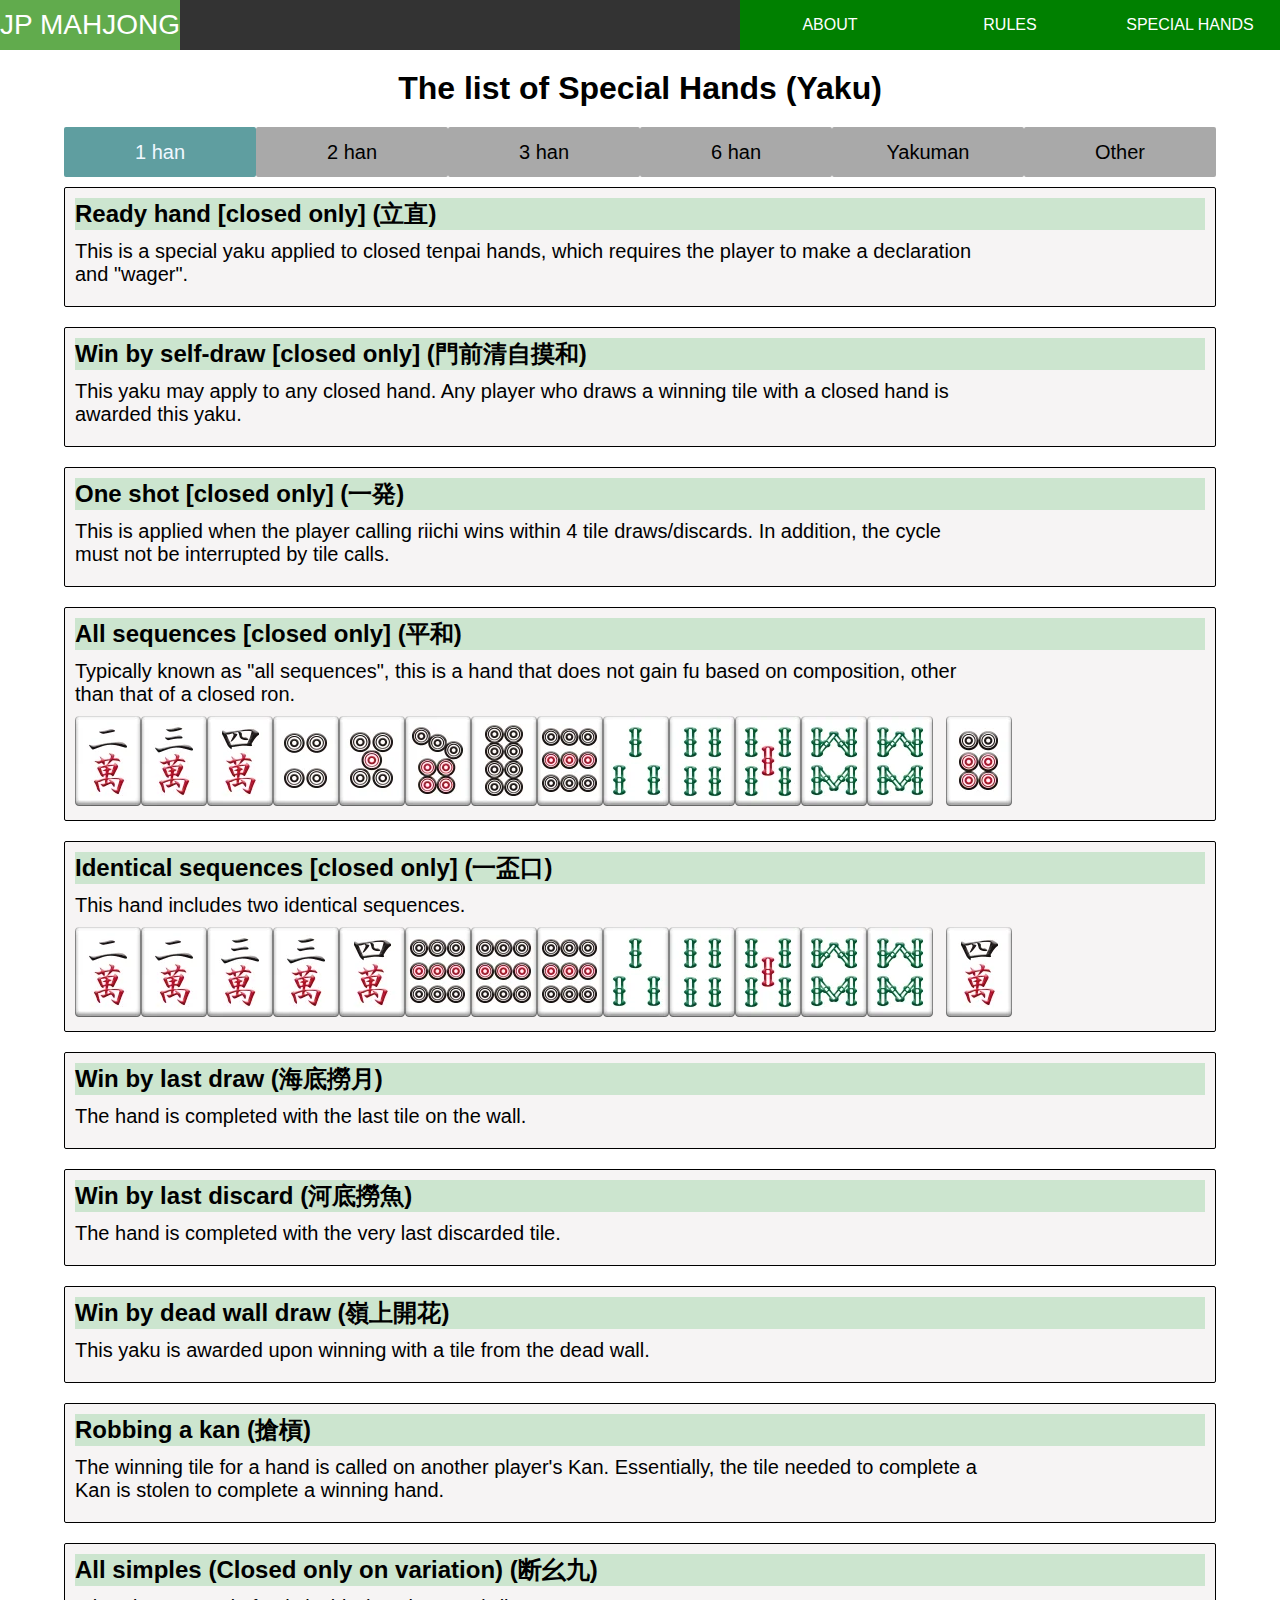
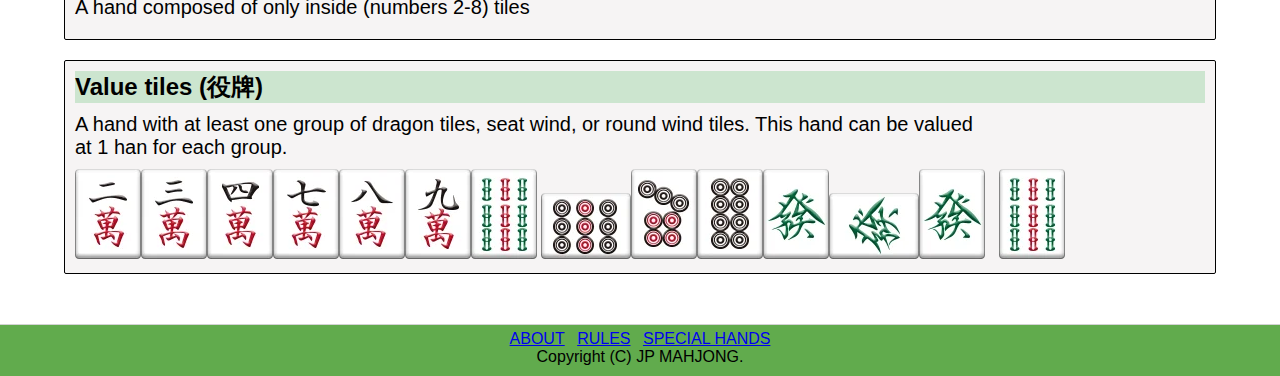
<file: index.html>
<!DOCTYPE html>
<html lang="en">
<head>
  <meta charset="UTF-8">
  <meta name="viewport" content="width=device-width, initial-scale=1.0">
  <title>Mahjong</title>
  <link rel="stylesheet" href="/css/nav.css" />
</head>
<body>
  <header class="head_nav">
    <ul class="nav">
      <li class="item"><a href="about.html">JP MAHJONG</a></li>
      <li class="item"><a href="index.html">SPECIAL HANDS</a></li>
      <li class="item"><a href="rule.html">RULES</a></li>
      <li class="item"><a href="about.html">ABOUT</a></li>
    </ul>  
  </header>

  <section class="Sentence">
    <h1>The list of Special Hands (Yaku)</h1>
  </section>

  <section class="area">
    
    <input type="radio" name="tab_name" id="tab1" checked>
    <label class="tab_class" for="tab1">1 han</label>
    <div class="content_class">

      <article>
        <h2>Ready hand [closed only] (立直)</h2>
        <p>This is a special yaku applied to closed tenpai hands, which requires the player to make a declaration and "wager".</p>  
      </article>

      <article>
        <h2>Win by self-draw [closed only] (門前清自摸和)</h2>
        <p>This yaku may apply to any closed hand. Any player who draws a winning tile with a closed hand is awarded this yaku.</p>
      </article>

      <article>
        <h2>One shot [closed only] (一発)</h2>
        <p>This is applied when the player calling riichi wins within 4 tile draws/discards. In addition, the cycle must not be interrupted by tile calls.</p>
      </article>

      <article>
        <h2>All sequences [closed only] (平和)</h2>
        <p>Typically known as "all sequences", this is a hand that does not gain fu based on composition, other than that of a closed ron.</p>
        <img src="/images/man2.webp" alt="#"><img src="/images/man3.webp" alt="#"><img src="/images/man4.webp" alt="#"><img src="/images/pin4.webp" alt="#"><img src="/images/pin5.webp" alt="#"><img src="/images/pin7.webp" alt="#"><img src="/images/pin8.webp" alt="#"><img src="/images/pin9.webp" alt="#"><img src="/images/sou3.webp" alt="#"><img src="/images/sou4.webp" alt="#"><img src="/images/sou5.webp" alt="#"><img src="/images/sou8.webp" alt="#"><img src="/images/sou8.webp" alt="#">&nbsp&nbsp&nbsp<img src="/images/pin6.webp" alt="#">
      </article>

      <article>
        <h2>Identical sequences [closed only] (一盃口)</h2>
        <p>This hand includes two identical sequences.</p>
        <img src="/images/man2.webp" alt="#"><img src="/images/man2.webp" alt="#"><img src="/images/man3.webp" alt="#"><img src="/images/man3.webp" alt="#"><img src="/images/man4.webp" alt="#"><img src="/images/pin9.webp" alt="#"><img src="/images/pin9.webp" alt="#"><img src="/images/pin9.webp" alt="#"><img src="/images/sou3.webp" alt="#"><img src="/images/sou4.webp" alt="#"><img src="/images/sou5.webp" alt="#"><img src="/images/sou8.webp" alt="#"><img src="/images/sou8.webp" alt="#">&nbsp&nbsp&nbsp<img src="/images/man4.webp" alt="#">
      </article>

      <article>
        <h2>Win by last draw (海底撈月)</h2>
        <p>The hand is completed with the last tile on the wall.</p>
      </article>

      <article>
        <h2>Win by last discard (河底撈魚)</h2>
        <p>The hand is completed with the very last discarded tile.</p>
      </article>

      <article>
        <h2>Win by dead wall draw (嶺上開花)</h2>
        <p>This yaku is awarded upon winning with a tile from the dead wall.</p>
      </article>

      <article>
        <h2>Robbing a kan (搶槓)</h2>
        <p>The winning tile for a hand is called on another player's Kan. Essentially, the tile needed to complete a Kan is stolen to complete a winning hand.</p>
      </article>

      <article>
        <h2>All simples (Closed only on variation) (断幺九)</h2>
        <p>A hand composed of only inside (numbers 2-8) tiles</p>
      </article>

      <article>
        <h2>Value tiles (役牌)</h2>
        <p>A hand with at least one group of dragon tiles, seat wind, or round wind tiles. This hand can be valued at 1 han for each group.</p>
        <img src="/images/man2.webp" alt="#"><img src="/images/man3.webp" alt="#"><img src="/images/man4.webp" alt="#"><img src="/images/man7.webp" alt="#"><img src="/images/man8.webp" alt="#"><img src="/images/man9.webp" alt="#"><img src="/images/sou9.webp" alt="#">&nbsp;<img class="yoko" src="/images/pin9-yoko.webp" alt="#"><img src="/images/pin7.webp" alt="#"><img src="/images/pin8.webp" alt="#"><img src="/images/ji5.webp" alt="#"><img class="yoko" src="/images/ji5-yoko.webp" alt="#"><img src="/images/ji5.webp" alt="#">&nbsp;&nbsp;&nbsp;<img src="/images/sou9.webp" alt="#">
      </article>

    </div>

    <input type="radio" name="tab_name" id="tab2" >
    <label class="tab_class" for="tab2">2 han</label>
    <div class="content_class">
      <article>
        <h2>Double ready [closed only] (両立直)</h2>
        <p>Riichi is declared with a dealt hand before the first discard.</p>
      </article>

      <article>
        <h2>Terminal or honor in each group [Open loses 1 han] (全帯幺九)</h2>
        <p>All tile groups contain at least 1 terminal or honor.</p>
        <img src="/images/man1.webp" alt="#"><img src="/images/man2.webp" alt="#"><img src="/images/man3.webp" alt="#"><img src="/images/pin1.webp" alt="#"><img src="/images/pin1.webp" alt="#"><img src="/images/pin1.webp" alt="#"><img src="/images/pin7.webp" alt="#"><img src="/images/pin8.webp" alt="#"><img src="/images/pin9.webp" alt="#"><img src="/images/sou7.webp" alt="#"><img src="/images/sou8.webp" alt="#"><img src="/images/ji3.webp" alt="#"><img src="/images/ji3.webp" alt="#">&nbsp&nbsp&nbsp<img src="/images/sou9.webp" alt="#">
      </article>

      <article>
        <h2>Three colored straight [Open loses 1 han] (三色同順)</h2>
        <p>Three sequences have the same number across the three different suits.</p>
        <img src="/images/man2.webp" alt="#"><img src="/images/man3.webp" alt="#"><img src="/images/man4.webp" alt="#"><img src="/images/pin2.webp" alt="#"><img src="/images/pin3.webp" alt="#"><img src="/images/pin4.webp" alt="#"><img src="/images/pin6.webp" alt="#"><img src="/images/pin7.webp" alt="#"><img src="/images/pin8.webp" alt="#"><img src="/images/sou2.webp" alt="#"><img src="/images/sou3.webp" alt="#"><img src="/images/ji4.webp" alt="#"><img src="/images/ji4.webp" alt="#">&nbsp&nbsp&nbsp<img src="/images/sou4.webp" alt="#">
      </article>

      <article>
        <h2>Straight [Open loses 1 han] (一気通貫)</h2>
        <p>
          This hand has a complete sequence of 1 through 9 of a single suit. As a note,<br>
          the sequence of 1-9 are actually three groups of sequences numbered 123, 456, and 789.
        </p>
        <img src="/images/man1.webp" alt="#"><img src="/images/man2.webp" alt="#"><img src="/images/man3.webp" alt="#"><img src="/images/man4.webp" alt="#"><img src="/images/man5.webp" alt="#"><img src="/images/man6.webp" alt="#"><img src="/images/man7.webp" alt="#"><img src="/images/man8.webp" alt="#"><img src="/images/man9.webp" alt="#"><img src="/images/sou2.webp" alt="#"><img src="/images/sou3.webp" alt="#"><img src="/images/sou7.webp" alt="#"><img src="/images/sou7.webp" alt="#">&nbsp&nbsp&nbsp<img src="/images/sou1.webp" alt="#">
      </article>

      <article>
        <h2>All triplets (対々)</h2>
        <p>The entire hand is composed of triplets.</p>
        <img src="/images/man1.webp" alt="#"><img src="/images/man1.webp" alt="#"><img src="/images/man1.webp" alt="#"><img src="/images/pin7.webp" alt="#"><img src="/images/pin7.webp" alt="#"><img src="/images/pin8.webp" alt="#"><img src="/images/pin8.webp" alt="#">&nbsp;<img src="/images/sou1.webp" alt="#"><img class="yoko" src="/images/sou1-yoko.webp" alt="#"><img src="/images/sou1.webp" alt="#"><img src="/images/sou3.webp" alt="#"><img class="yoko" src="/images/sou3-yoko.webp" alt="#"><img src="/images/sou3.webp" alt="#">&nbsp;&nbsp;&nbsp;<img src="/images/pin7.webp" alt="#">
      </article>

      <article>
        <h2>Three closed triplet (三暗刻)</h2>
        <p>The hand includes three groups of triplets (or closed quads) that have been formed without calling any tiles. The fourth group can be an open triplet or sequence.</p>
        <img src="/images/man5.webp" alt="#"><img src="/images/man5.webp" alt="#"><img src="/images/man5.webp" alt="#"><img src="/images/pin3.webp" alt="#"><img src="/images/pin3.webp" alt="#"><img src="/images/pin3.webp" alt="#"><img src="/images/ji2.webp" alt="#"><img src="/images/ji2.webp" alt="#"><img src="/images/ji2.webp" alt="#"><img src="/images/ji7.webp" alt="#">&nbsp;<img src="/images/ji6.webp" alt="#"><img class="yoko" src="/images/ji6-yoko.webp" alt="#"><img src="/images/ji6.webp" alt="#">&nbsp;&nbsp;&nbsp;<img src="/images/ji7.webp" alt="#">
      </article>

      <article>
        <h2>Three kans (三槓子)</h2>
        <p>Three kans are called for this hand.</p>
        <img src="/images/man1.webp" alt="#"><img src="/images/man2.webp" alt="#"><img src="/images/man3.webp" alt="#"><img src="/images/pin2.webp" alt="#">&nbsp;<img class="yoko" src="/images/pin4-yoko.webp" alt="#"><img src="/images/pin4.webp" alt="#"><img src="/images/pin4.webp" alt="#"><img src="/images/pin4.webp" alt="#">
        <br>&nbsp;&nbsp;&nbsp;&nbsp;&nbsp;&nbsp;&nbsp;&nbsp;&nbsp;&nbsp;&nbsp;<img src="/images/sou9.webp" alt="#"><img src="/images/sou9.webp" alt="#"><img src="/images/sou9.webp" alt="#"><img class="yoko" src="/images/sou9-yoko.webp" alt="#"><img src="/images/ura.jpg" alt="#"><img src="/images/man5.webp" alt="#"><img src="/images/man5.webp" alt="#"><img src="/images/ura.jpg" alt="#">&nbsp;&nbsp;&nbsp;<img src="/images/pin2.webp" alt="#">
      </article>

      <article>
        <h2>Seven pairs (七対子)</h2>
        <p>This hand is composed of seven pairs. It is one of two exceptions to the standard 4 tile groups and a pair pattern.</p>
        <img src="/images/man1.webp" alt="#"><img src="/images/man1.webp" alt="#"><img src="/images/man3.webp" alt="#"><img src="/images/man3.webp" alt="#"><img src="/images/pin2.webp" alt="#"><img src="/images/pin2.webp" alt="#"><img src="/images/pin9.webp" alt="#"><img src="/images/pin9.webp" alt="#"><img src="/images/sou1.webp" alt="#"><img src="/images/sou1.webp" alt="#"><img src="/images/ji3.webp" alt="#"><img src="/images/ji3.webp" alt="#"><img src="/images/ji4.webp" alt="#">&nbsp&nbsp&nbsp<img src="/images/ji4.webp" alt="#">
      </article>

      <article>
        <h2>Terminals and honors(混老頭)</h2>
        <p>The hand is composed of nothing but all terminals and honors.</p>
        <img src="/images/man1.webp" alt="#"><img src="/images/man1.webp" alt="#"><img src="/images/man1.webp" alt="#"><img src="/images/pin9.webp" alt="#"><img src="/images/pin9.webp" alt="#"><img src="/images/sou1.webp" alt="#"><img src="/images/sou1.webp" alt="#">&nbsp;<img src="/images/ji1.webp" alt="#"><img class="yoko" src="/images/ji1-yoko.webp" alt="#"><img src="/images/ji1.webp" alt="#"><img src="/images/ji5.webp" alt="#"><img class="yoko" src="/images/ji5-yoko.webp" alt="#"><img src="/images/ji5.webp" alt="#">&nbsp;&nbsp;&nbsp;<img src="/images/pin9.webp" alt="#">
      </article>

      <article>
        <h2>Small three dragons (小三元)</h2>
        <p>The hand contains two sets of 3 dragon tiles and a pair of the third dragon tiles.</p>
        <img src="/images/man4.webp" alt="#"><img src="/images/man5.webp" alt="#"><img src="/images/man6.webp" alt="#"><img src="/images/ji5.webp" alt="#"><img src="/images/ji5.webp" alt="#"><img src="/images/ji6.webp" alt="#"><img src="/images/ji6.webp" alt="#">&nbsp;<img src="/images/ji7.webp" alt="#"><img class="yoko" src="/images/ji7-yoko.webp" alt="#"><img src="/images/ji7.webp" alt="#"><img class="yoko" src="/images/sou3-yoko.webp" alt="#"><img src="/images/sou1.webp" alt="#"><img src="/images/sou2.webp" alt="#">&nbsp;&nbsp;&nbsp;<img src="/images/ji6.webp" alt="#">
      </article>

    </div>

    <input type="radio" name="tab_name" id="tab3" >
    <label class="tab_class" for="tab3">3 han</label>
    <div class="content_class">
      <article>
        <h2>Half flush [Open loses 1 han] (混一色)</h2>
        <p>This is a single suit hand mixed with some honor tiles.</p>
        <img src="/images/man1.webp" alt="#"><img src="/images/man2.webp" alt="#"><img src="/images/man3.webp" alt="#"><img src="/images/man4.webp" alt="#"><img src="/images/man4.webp" alt="#"><img src="/images/man4.webp" alt="#"><img src="/images/man7.webp" alt="#"><img src="/images/man8.webp" alt="#"><img src="/images/man9.webp" alt="#"><img src="/images/ji1.webp" alt="#"><img src="/images/ji1.webp" alt="#"><img src="/images/ji2.webp" alt="#"><img src="/images/ji2.webp" alt="#">&nbsp&nbsp&nbsp<img src="/images/ji2.webp" alt="#">
      </article>

      <article>
        <h2>Terminal in each meld  [Open loses 1 han] (純全帯么)</h2>
        <p>All sets contain at least one terminal.</p>        
        <img src="/images/man1.webp" alt="#"><img src="/images/man2.webp" alt="#"><img src="/images/man3.webp" alt="#"><img src="/images/pin1.webp" alt="#"><img src="/images/pin1.webp" alt="#"><img src="/images/pin1.webp" alt="#"><img src="/images/pin7.webp" alt="#"><img src="/images/pin8.webp" alt="#"><img src="/images/pin9.webp" alt="#"><img src="/images/sou1.webp" alt="#"><img src="/images/sou1.webp" alt="#"><img src="/images/sou7.webp" alt="#"><img src="/images/sou8.webp" alt="#">&nbsp&nbsp&nbsp<img src="/images/sou9.webp" alt="#">
      </article>

      <article>
        <h2>Two sets of identical sequences (二盃口)</h2>
        <p>This hand has two sets of "iipeikou". This hand does not combine with chii toitsu, even though the hand can be interpreted as one.</p>        
        <img src="/images/man2.webp" alt="#"><img src="/images/man2.webp" alt="#"><img src="/images/man3.webp" alt="#"><img src="/images/man3.webp" alt="#"><img src="/images/man4.webp" alt="#"><img src="/images/pin3.webp" alt="#"><img src="/images/pin3.webp" alt="#"><img src="/images/pin4.webp" alt="#"><img src="/images/pin4.webp" alt="#"><img src="/images/pin5.webp" alt="#"><img src="/images/pin5.webp" alt="#"><img src="/images/sou8.webp" alt="#"><img src="/images/sou8.webp" alt="#">&nbsp&nbsp&nbsp<img src="/images/man4.webp" alt="#">
      </article>

    </div>

    <input type="radio" name="tab_name" id="tab4" >
    <label class="tab_class" for="tab4">6 han</label>
    <div class="content_class">
      <article>
        <h2>Flush [Open loses 1 han] (清一色)</h2>
        <p>This hand is composed entirely of tiles from only one of the three suits. It is the only yaku set at 6 han, where the number drops to 5 han when opened.</p>
        <img src="/images/man1.webp" alt="#"><img src="/images/man2.webp" alt="#"><img src="/images/man3.webp" alt="#"><img src="/images/man4.webp" alt="#"><img src="/images/man4.webp" alt="#"><img src="/images/man4.webp" alt="#"><img src="/images/man5.webp" alt="#"><img src="/images/man5.webp" alt="#"><img src="/images/man6.webp" alt="#"><img src="/images/man6.webp" alt="#"><img src="/images/man7.webp" alt="#"><img src="/images/man8.webp" alt="#"><img src="/images/man9.webp" alt="#">&nbsp&nbsp&nbsp<img src="/images/man5.webp" alt="#">
      </article>
    </div>
    
    <input type="radio" name="tab_name" id="tab5" >
    <label class="tab_class" for="tab5">Yakuman</label>
    <div class="content_class">
      <article>
        <h2>Counted yakuman (数え役満)</h2>
        <p>This is a special class of yakuman, where a hand is composed of 13+ han based on the combination of above regular yaku and/or dora.</p>
      </article>
      
      <article>
        <h2>Thirteen orphans [closed only] (国士無双)</h2>
        <p>This hand has one of each of the 13 different terminal and honor tiles plus one extra terminal or honour tile. Some rules may allow double yakuman for a 13-wait set.</p>
        <img src="/images/man1.webp" alt="#"><img src="/images/man9.webp" alt="#"><img src="/images/pin1.webp" alt="#"><img src="/images/pin9.webp" alt="#"><img src="/images/sou1.webp" alt="#"><img src="/images/sou9.webp" alt="#"><img src="/images/ji1.webp" alt="#"><img src="/images/ji1.webp" alt="#"><img src="/images/ji2.webp" alt="#"><img src="/images/ji3.webp" alt="#"><img src="/images/ji4.webp" alt="#"><img src="/images/ji5.webp" alt="#"><img src="/images/ji6.webp" alt="#">&nbsp&nbsp&nbsp<img src="/images/ji7.webp" alt="#">
      </article>
      
      <article>
        <h2>Four closed triplets [closed only] (四暗刻)</h2>
        <p>This hand is composed of four groups of closed triplets. When this hand has a shanpon pattern and the win is via ron, then it would not be counted as such; only as the lesser toitoi with sanankou.</p>
        <img src="/images/man1.webp" alt="#"><img src="/images/man1.webp" alt="#"><img src="/images/man1.webp" alt="#"><img src="/images/pin2.webp" alt="#"><img src="/images/pin2.webp" alt="#"><img src="/images/pin2.webp" alt="#"><img src="/images/ji1.webp" alt="#"><img src="/images/ji1.webp" alt="#"><img src="/images/ji1.webp" alt="#"><img src="/images/ji3.webp" alt="#"><img src="/images/ji3.webp" alt="#"><img src="/images/ji5.webp" alt="#"><img src="/images/ji5.webp" alt="#">&nbsp&nbsp&nbsp<img src="/images/ji3.webp" alt="#">
      </article>
      
      <article>
        <h2>Big three dragons (大三元)</h2>
        <p>his hand possesses three groups (triplets or quads) of all the dragons.</p>
        <img src="/images/man1.webp" alt="#"><img src="/images/man2.webp" alt="#"><img src="/images/man3.webp" alt="#"><img src="/images/pin2.webp" alt="#"><img src="/images/ji5.webp" alt="#"><img src="/images/ji5.webp" alt="#"><img src="/images/ji5.webp" alt="#"><img src="/images/ji6.webp" alt="#"><img src="/images/ji6.webp" alt="#"><img src="/images/ji6.webp" alt="#">&nbsp;<img class="yoko" src="/images/ji7-yoko.webp" alt="#"><img src="/images/ji7.webp" alt="#"><img src="/images/ji7.webp" alt="#">&nbsp&nbsp&nbsp<img src="/images/pin2.webp" alt="#">
      </article>
      
      <article>
        <h2>Small winds (小四喜)</h2>
        <p>This hand has three groups (triplets or quads) of the wind tiles plus a pair of the fourth kind.</p>
        <img src="/images/pin4.webp" alt="#"><img src="/images/pin4.webp" alt="#"><img src="/images/pin4.webp" alt="#"><img src="/images/ji1.webp" alt="#"><img src="/images/ji1.webp" alt="#"><img src="/images/ji1.webp" alt="#"><img src="/images/ji2.webp" alt="#"><img src="/images/ji3.webp" alt="#"><img src="/images/ji3.webp" alt="#"><img src="/images/ji3.webp" alt="#">&nbsp;<img class="yoko" src="/images/ji4-yoko.webp" alt="#"><img src="/images/ji4.webp" alt="#"><img src="/images/ji4.webp" alt="#">&nbsp&nbsp&nbsp<img src="/images/ji2.webp" alt="#">
      </article>
      
      <article>
        <h2> (大四喜)</h2>
        <p>This hand has four groups (triplets or quads) of all four wind tiles.</p>
        <img src="/images/sou1.webp" alt="#"><img src="/images/ji1.webp" alt="#"><img src="/images/ji1.webp" alt="#"><img src="/images/ji1.webp" alt="#"><img src="/images/ji2.webp" alt="#"><img src="/images/ji2.webp" alt="#"><img src="/images/ji2.webp" alt="#">&nbsp;<img src="/images/ji3.webp" alt="#"><img  class="yoko" src="/images/ji3-yoko.webp" alt="#"><img src="/images/ji3.webp" alt="#"><img class="yoko" src="/images/ji4-yoko.webp" alt="#"><img src="/images/ji4.webp" alt="#"><img src="/images/ji4.webp" alt="#">&nbsp&nbsp&nbsp<img src="/images/sou1.webp" alt="#">
      </article>
      
      <article>
        <h2>All honors (字一色)</h2>
        <p>Every group of tiles are composed of honor tiles.</p>
        <img src="/images/ji2.webp" alt="#"><img src="/images/ji2.webp" alt="#"><img src="/images/ji2.webp" alt="#"><img src="/images/ji3.webp" alt="#"><img src="/images/ji3.webp" alt="#"><img src="/images/ji7.webp" alt="#"><img src="/images/ji7.webp" alt="#">&nbsp;<img src="/images/ji1.webp" alt="#"><img  class="yoko" src="/images/ji1-yoko.webp" alt="#"><img src="/images/ji1.webp" alt="#"><img class="yoko" src="/images/ji6-yoko.webp" alt="#"><img src="/images/ji6.webp" alt="#"><img src="/images/ji6.webp" alt="#">&nbsp&nbsp&nbsp<img src="/images/ji7.webp" alt="#">
      </article>
      
      <article>
        <h2>All terminals (清老頭)</h2>
        <p>Every group of tiles are composed of terminal tiles</p>
        <img src="/images/man1.webp" alt="#"><img src="/images/man1.webp" alt="#"><img src="/images/man1.webp" alt="#"><img src="/images/pin1.webp" alt="#"><img src="/images/pin1.webp" alt="#"><img src="/images/pin9.webp" alt="#"><img src="/images/pin9.webp" alt="#">&nbsp;<img src="/images/sou1.webp" alt="#"><img  class="yoko" src="/images/sou1-yoko.webp" alt="#"><img src="/images/sou1.webp" alt="#"><img class="yoko" src="/images/sou9-yoko.webp" alt="#"><img src="/images/sou9.webp" alt="#"><img src="/images/sou9.webp" alt="#">&nbsp&nbsp&nbsp<img src="/images/pin9.webp" alt="#">
      </article>
      
      <article>
        <h2>All green (緑一色)</h2>
        <p>A hand composed entirely of green tiles: 2, 3, 4, 6 and 8 Sou and/or Hatsu.</p>
        <img src="/images/sou2.webp" alt="#"><img src="/images/sou3.webp" alt="#"><img src="/images/sou4.webp" alt="#"><img src="/images/sou6.webp" alt="#"><img src="/images/sou6.webp" alt="#"><img src="/images/sou8.webp" alt="#"><img src="/images/sou8.webp" alt="#">&nbsp;<img src="/images/ji5.webp" alt="#"><img  class="yoko" src="/images/ji5-yoko.webp" alt="#"><img src="/images/ji5.webp" alt="#"><img class="yoko" src="/images/sou2-yoko.webp" alt="#"><img src="/images/sou3.webp" alt="#"><img src="/images/sou4.webp" alt="#">&nbsp&nbsp&nbsp<img src="/images/sou8.webp" alt="#">
      </article>
      
      <article>
        <h2>Nine gates (九連宝燈)</h2>
        <p>A hand consisting of the tiles 1112345678999 in the same suit plus any one extra tile of the same suit.</p>
        <img src="/images/man1.webp" alt="#"><img src="/images/man1.webp" alt="#"><img src="/images/man1.webp" alt="#"><img src="/images/man2.webp" alt="#"><img src="/images/man3.webp" alt="#"><img src="/images/man4.webp" alt="#"><img src="/images/man5.webp" alt="#"><img src="/images/man6.webp" alt="#"><img src="/images/man7.webp" alt="#"><img src="/images/man8.webp" alt="#"><img src="/images/man9.webp" alt="#"><img src="/images/man9.webp" alt="#"><img src="/images/man9.webp" alt="#">&nbsp&nbsp&nbsp<img src="/images/man5.webp" alt="#">
      </article>
      
      <article>
        <h2>Four kans (四槓子)</h2>
        <p>Any hand with four calls of kan.</p>
        <img src="/images/sou1.webp" alt="#">&nbsp;<img src="/images/ura.jpg" alt="#"><img src="/images/ji7.webp" alt="#"><img src="/images/ji7.webp" alt="#"><img src="/images/ura.jpg" alt="#"><img class="yoko" src="/images/pin4-yoko.webp" alt="#"><img src="/images/pin4.webp" alt="#"><img src="/images/pin4.webp" alt="#"><img src="/images/pin4.webp" alt="#">
        <br>&nbsp;&nbsp;&nbsp;&nbsp;&nbsp;&nbsp;&nbsp;&nbsp;&nbsp;&nbsp;&nbsp;<img src="/images/sou9.webp" alt="#"><img src="/images/sou9.webp" alt="#"><img src="/images/sou9.webp" alt="#"><img class="yoko" src="/images/sou9-yoko.webp" alt="#"><img src="/images/ura.jpg" alt="#"><img src="/images/man3.webp" alt="#"><img src="/images/man3.webp" alt="#"><img src="/images/ura.jpg" alt="#">&nbsp;&nbsp;&nbsp;<img src="/images/sou1.webp" alt="#">
      </article>

      <article>
        <h2>Heavenly hand (天和)</h2>
        <p>The dealer hand is a winning hand even before discarding a tile.</p>
      </article>

      <article>
        <h2>Earthly hand (地和)</h2>
        <p>The non-dealer hand is a winning hand with the first tile draw.</p>
      </article>
      
    </div>

    <input type="radio" name="tab_name" id="tab6" >
    <label class="tab_class" for="tab6">Other</label>
    <div class="content_class">
      <article>
        <h2>Terminal honor discards (流し満貫)</h2>
        <p>All the discards are terminals and/or honors. In addition, none of these discards were called by other players.</p>
      </article>
      
    </div>

  </section>

<footer id="footer">

  <ul>
    <li><a href="about.html">ABOUT</a></li>
    <li><a href="rule.html">RULES</a></li>
    <li><a href="index.html">SPECIAL HANDS</a></li>
  </ul>
  
  <p>Copyright (C) JP MAHJONG.</p>
  
  </footer>
  
</body>
</html>
</file>
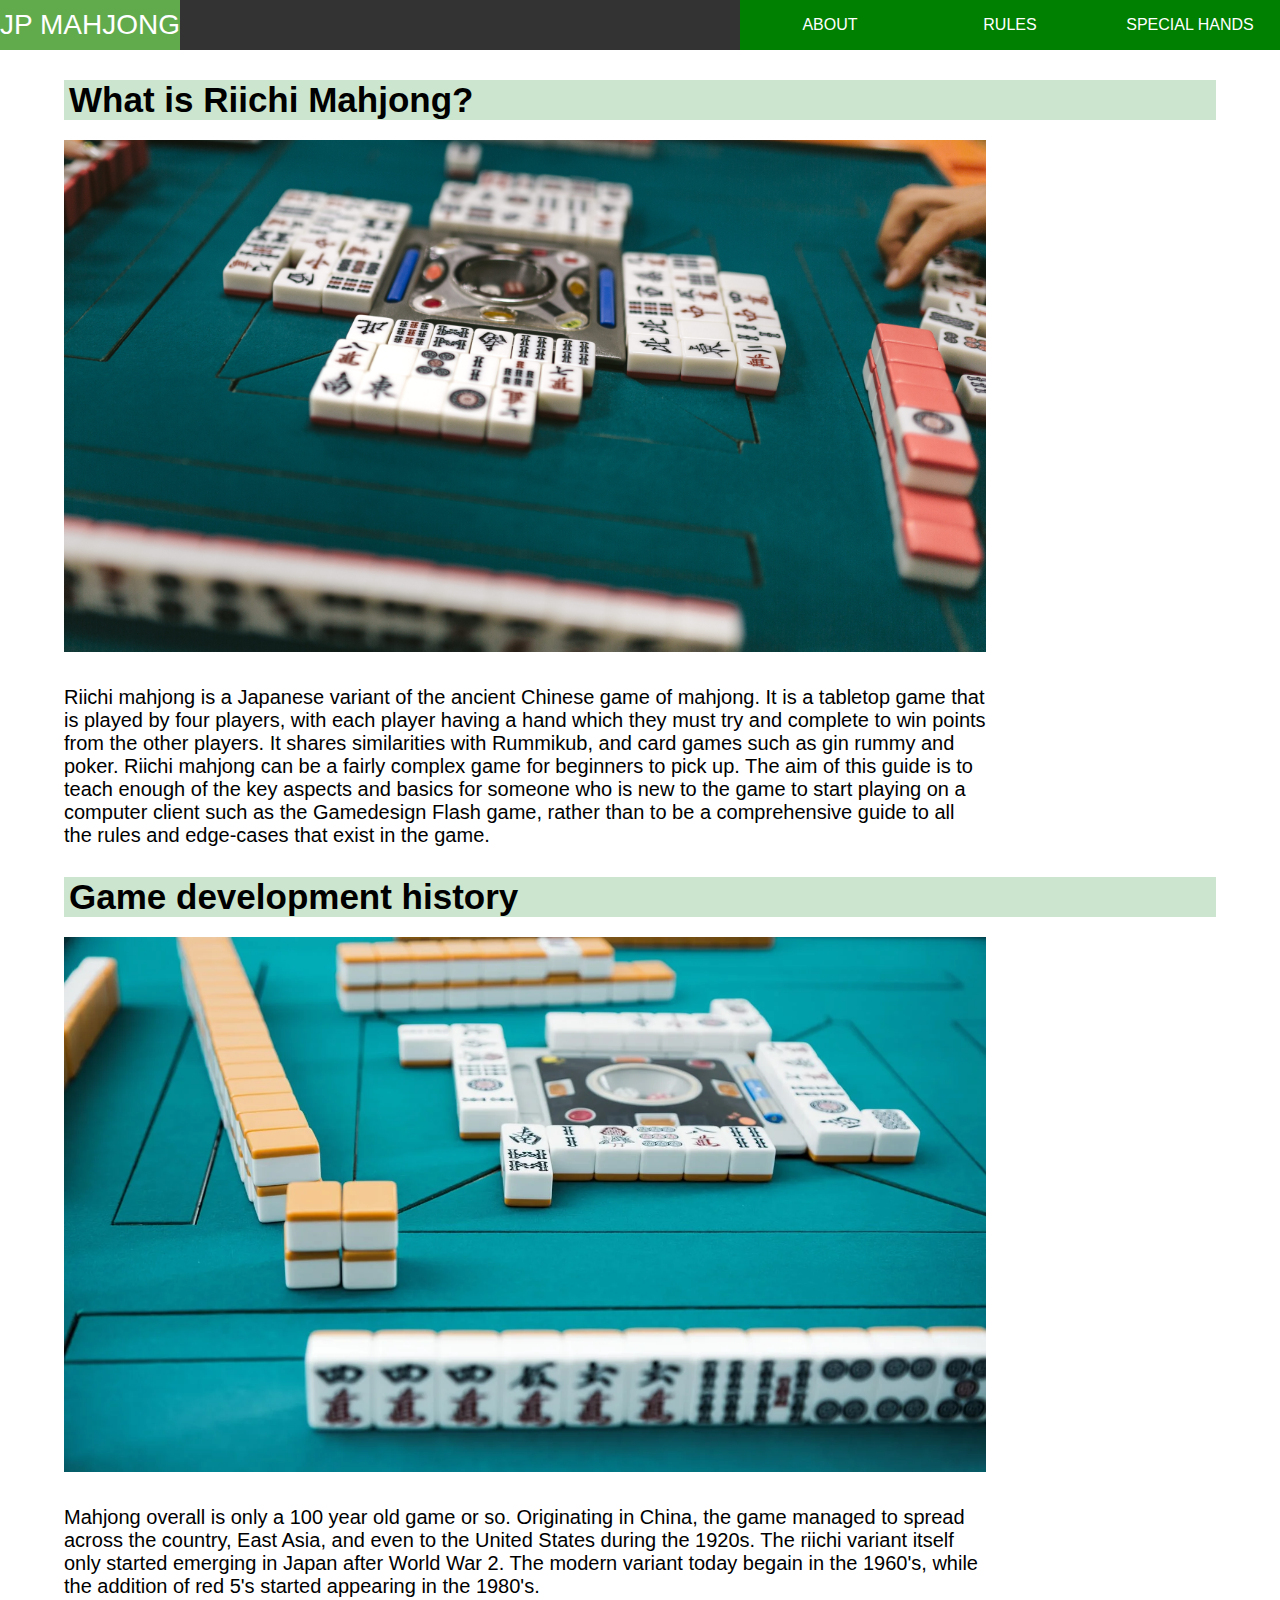
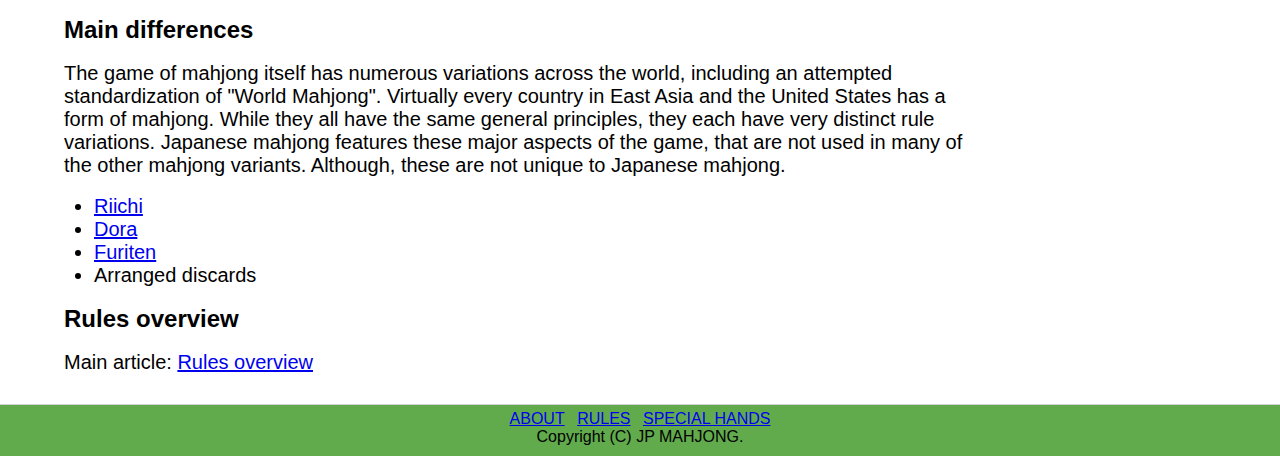
<file: about.html>
<!DOCTYPE html>
<html lang="en">
<head>
  <meta charset="UTF-8">
  <meta name="viewport" content="width=device-width, initial-scale=1.0">
  <title>Mahjong</title>
  <link rel="stylesheet" href="/css/nav.css" />
  <link rel="stylesheet" href="/css/about.css" />
</head>
<body>
  <header class="head_nav">
    <ul class="nav">
      <li class="item"><a href="about.html">JP MAHJONG</a></li>
      <li class="item"><a href="index.html">SPECIAL HANDS</a></li>
      <li class="item"><a href="rule.html">RULES</a></li>
      <li class="item"><a href="about.html">ABOUT</a></li>
    </ul>  
  </header>

  <section class="contents1">
    <h1>What is Riichi Mahjong?</h1>
    <img src="/images/about1.jpeg" alt="about1">
    <p>
      Riichi mahjong is a Japanese variant of the ancient Chinese game of mahjong. It is a tabletop game that is played by four players, with each player having a hand which they must try and complete to win points from the other players. It shares similarities with Rummikub, and card games such as gin rummy and poker.
      Riichi mahjong can be a fairly complex game for beginners to pick up. The aim of this guide is to teach enough of the key aspects and basics for someone who is new to the game to start playing on a computer client such as the Gamedesign Flash game, rather than to be a comprehensive guide to all the rules and edge-cases that exist in the game.</p>


    <h1>Game development history</h1>
    <img src="/images/about2.webp" alt="about2">
    <p>Mahjong overall is only a 100 year old game or so. Originating in China, the game managed to spread across the country, East Asia, and even to the United States during the 1920s. The riichi variant itself only started emerging in Japan after World War 2. The modern variant today begain in the 1960's, while the addition of red 5's started appearing in the 1980's.  </p>
    <br>
    <h2>Main differences</h2>
    <br>
    <p>The game of mahjong itself has numerous variations across the world, including an attempted standardization of "World Mahjong". Virtually every country in East Asia and the United States has a form of mahjong. While they all have the same general principles, they each have very distinct rule variations.

      Japanese mahjong features these major aspects of the game, that are not used in many of the other mahjong variants. Although, these are not unique to Japanese mahjong.</p>
    <br>
    <ul>
      <li><a href="rule.html#Riichi">Riichi</a></li>
      <li><a href="rule.html#Dora">Dora</a></li>
      <li><a href="rule.html#Furiten">Furiten</a></li>
      <li>Arranged discards</li>
    </ul>
    <br>
    <h2>Rules overview</h2>
    <br>
    <p>Main article: <a href="rule.html">Rules overview</a></p>
    
    </section>

    <footer id="footer">

      <ul>
      <li><a href="about.html">ABOUT</a></li>
      <li><a href="rule.html">RULES</a></li>
      <li><a href="index.html">SPECIAL HANDS</a></li>
      </ul>
      
      <p>Copyright (C) JP MAHJONG.</p>
      
    </footer>
    
</body>
</html>
</file>
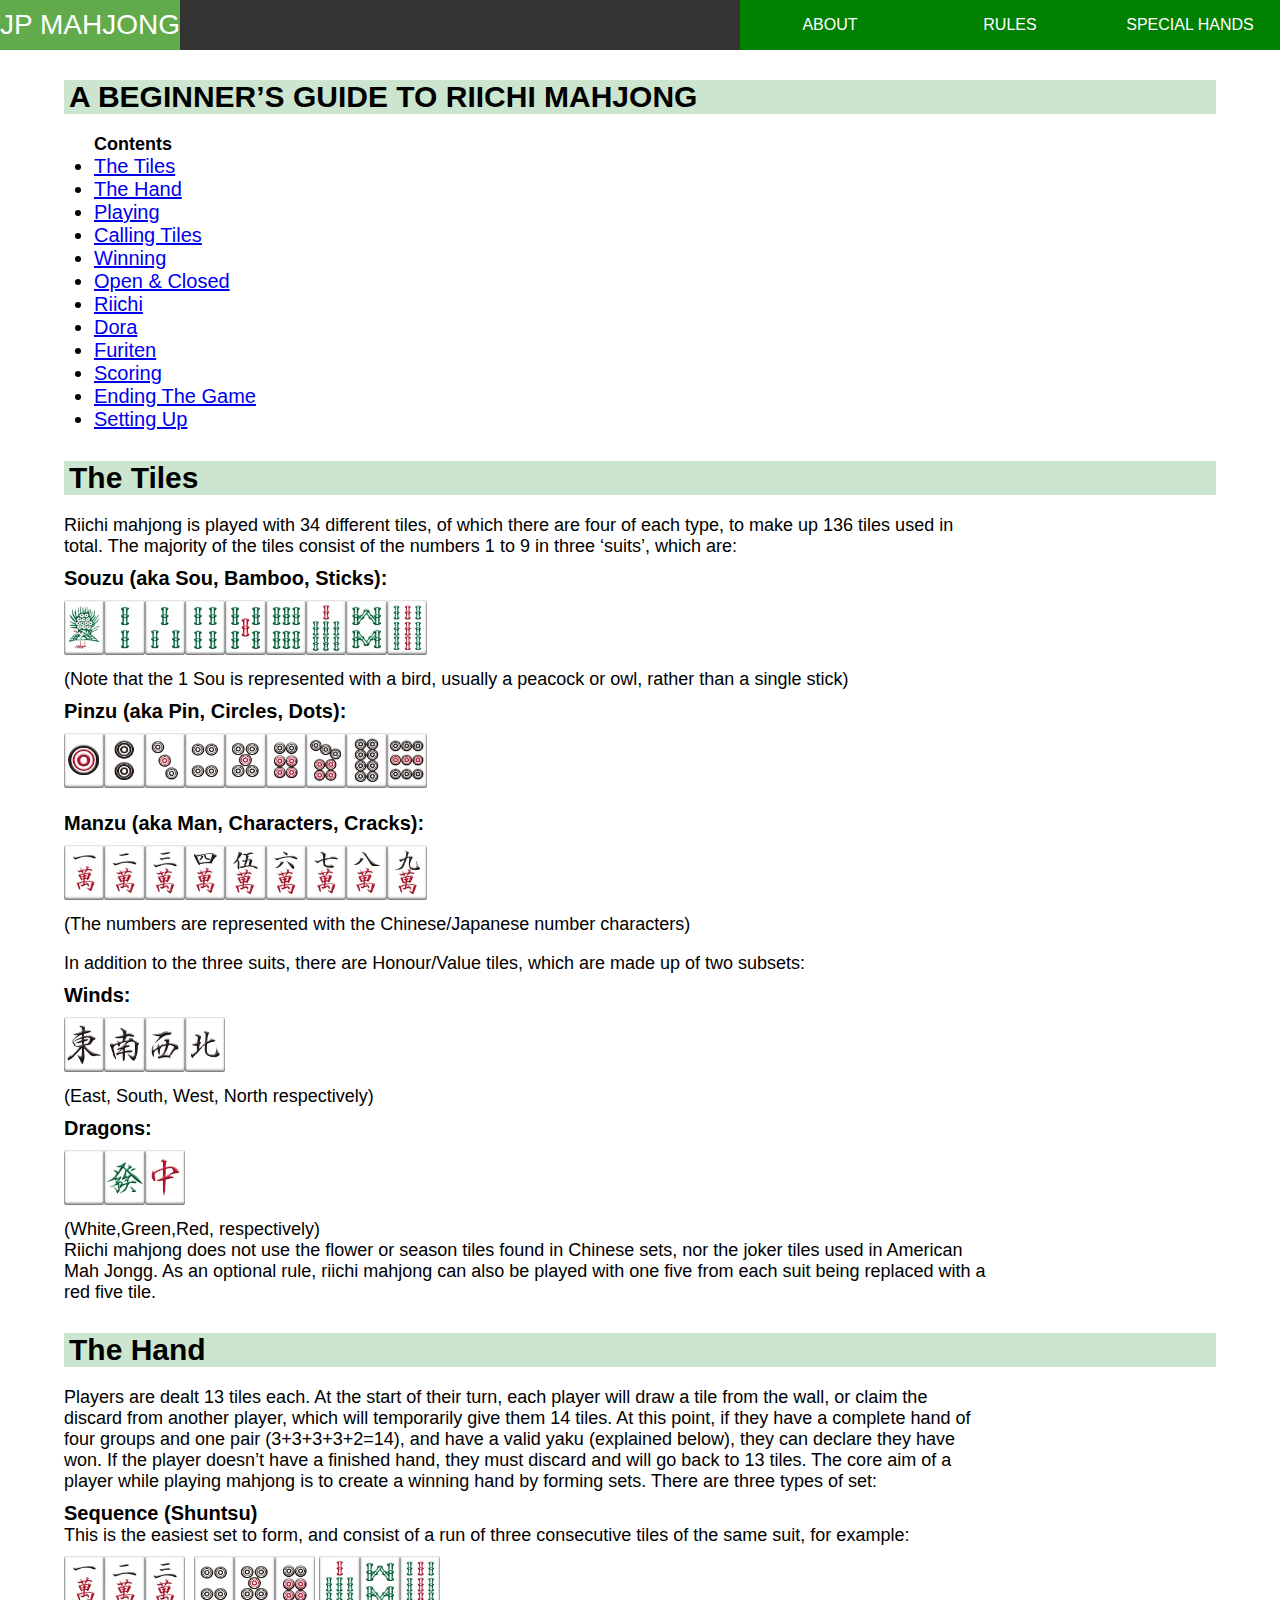
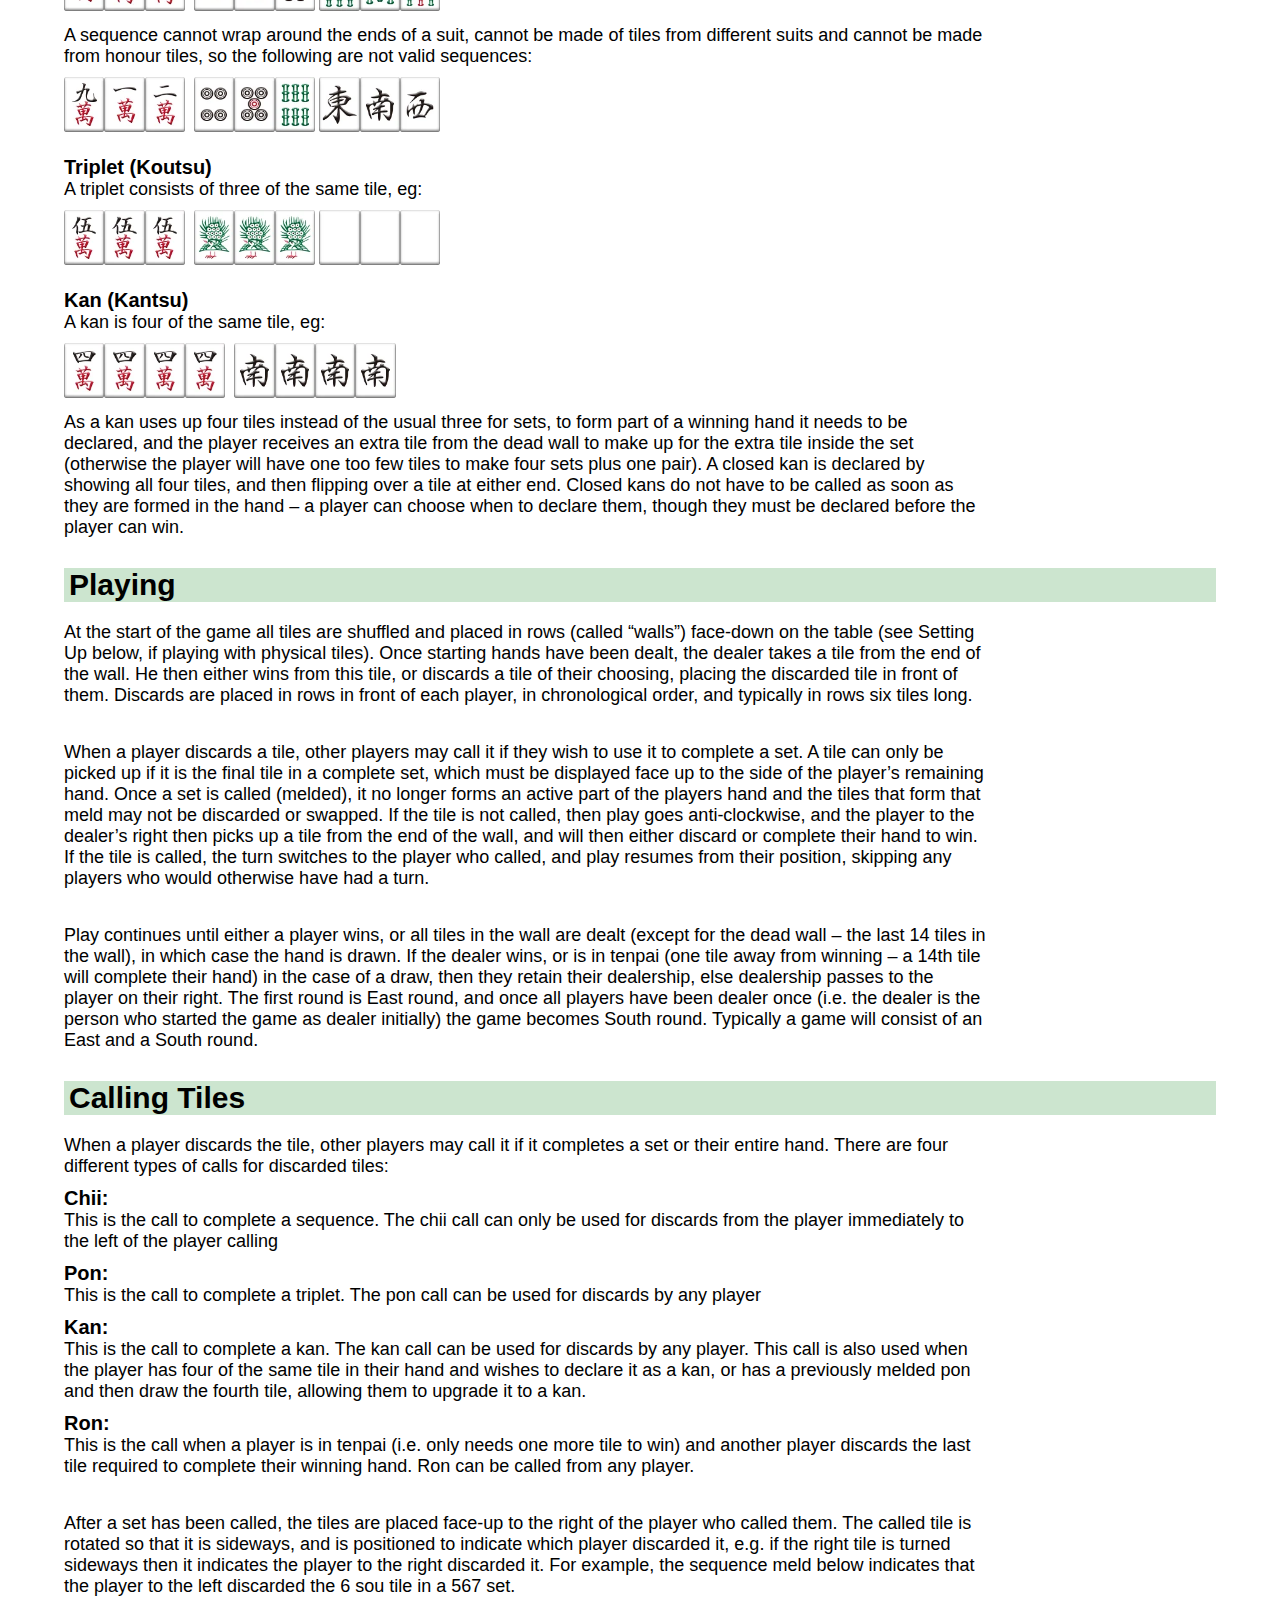
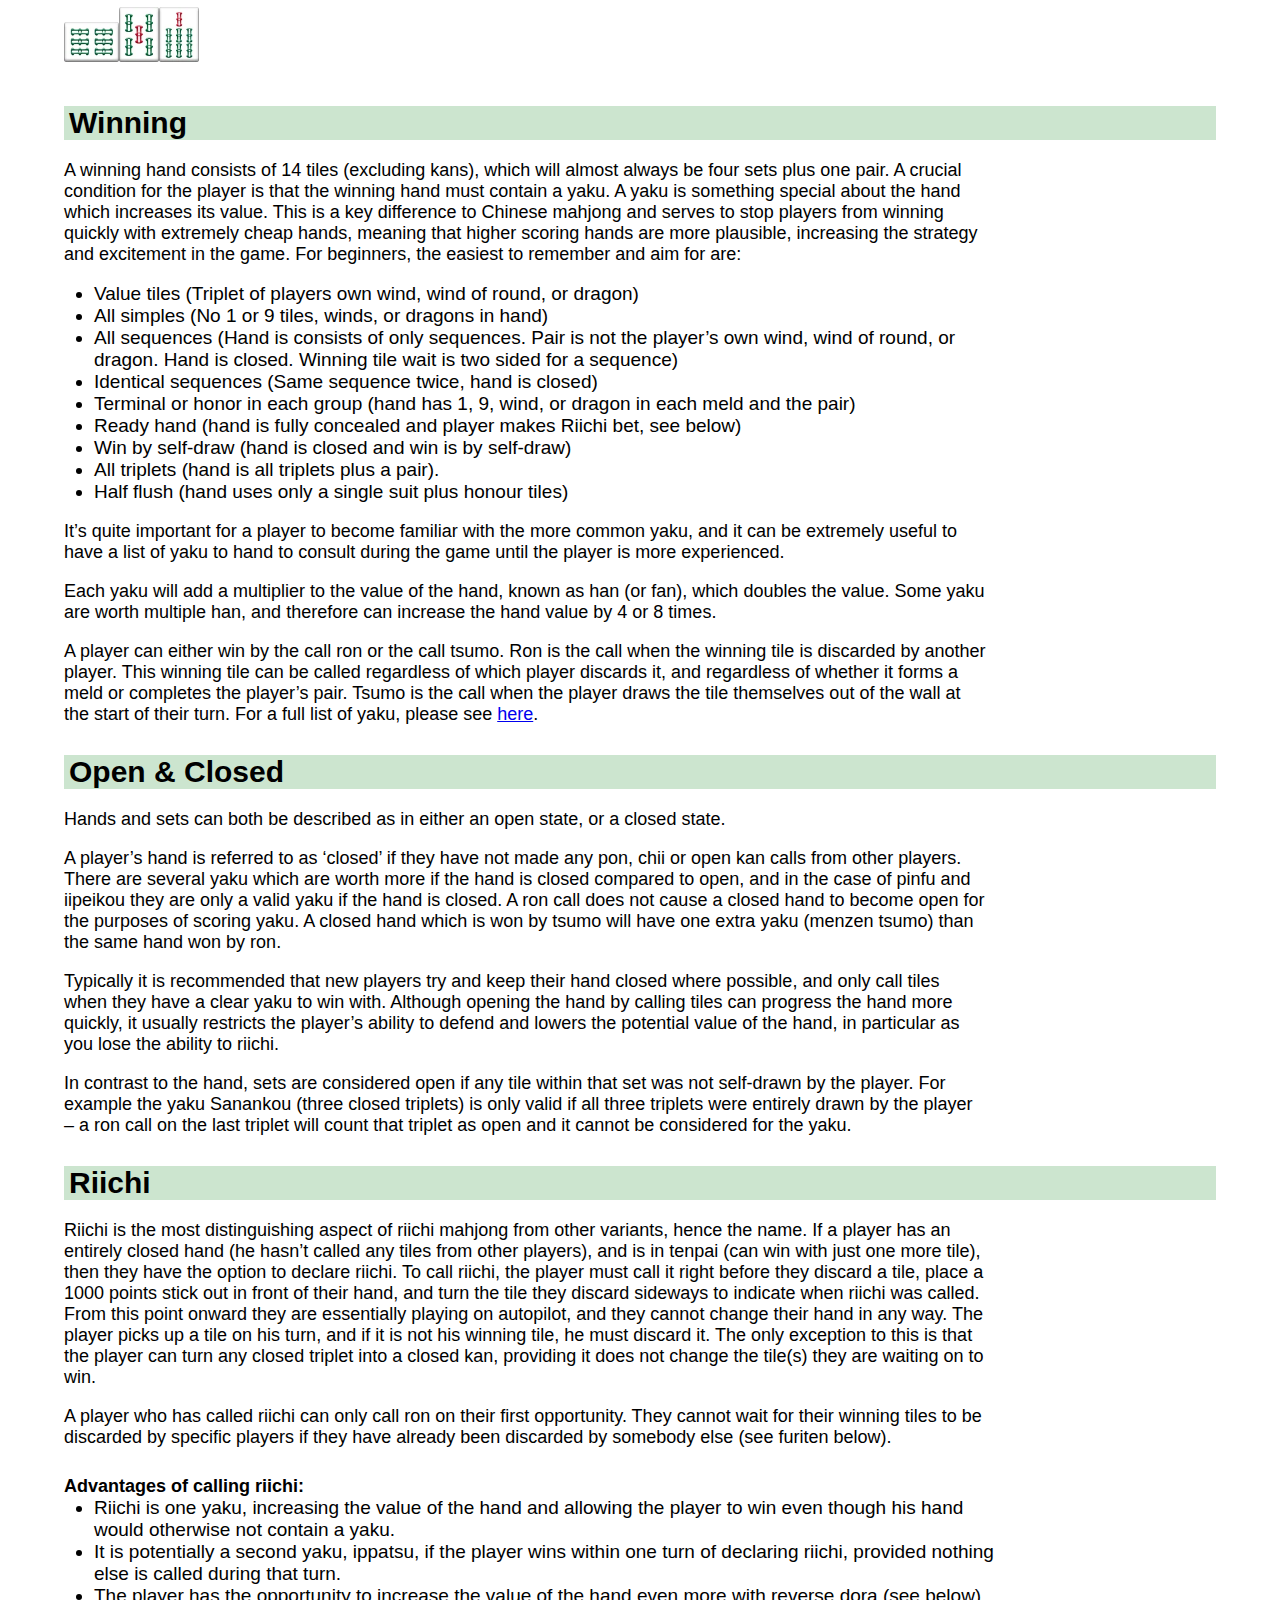
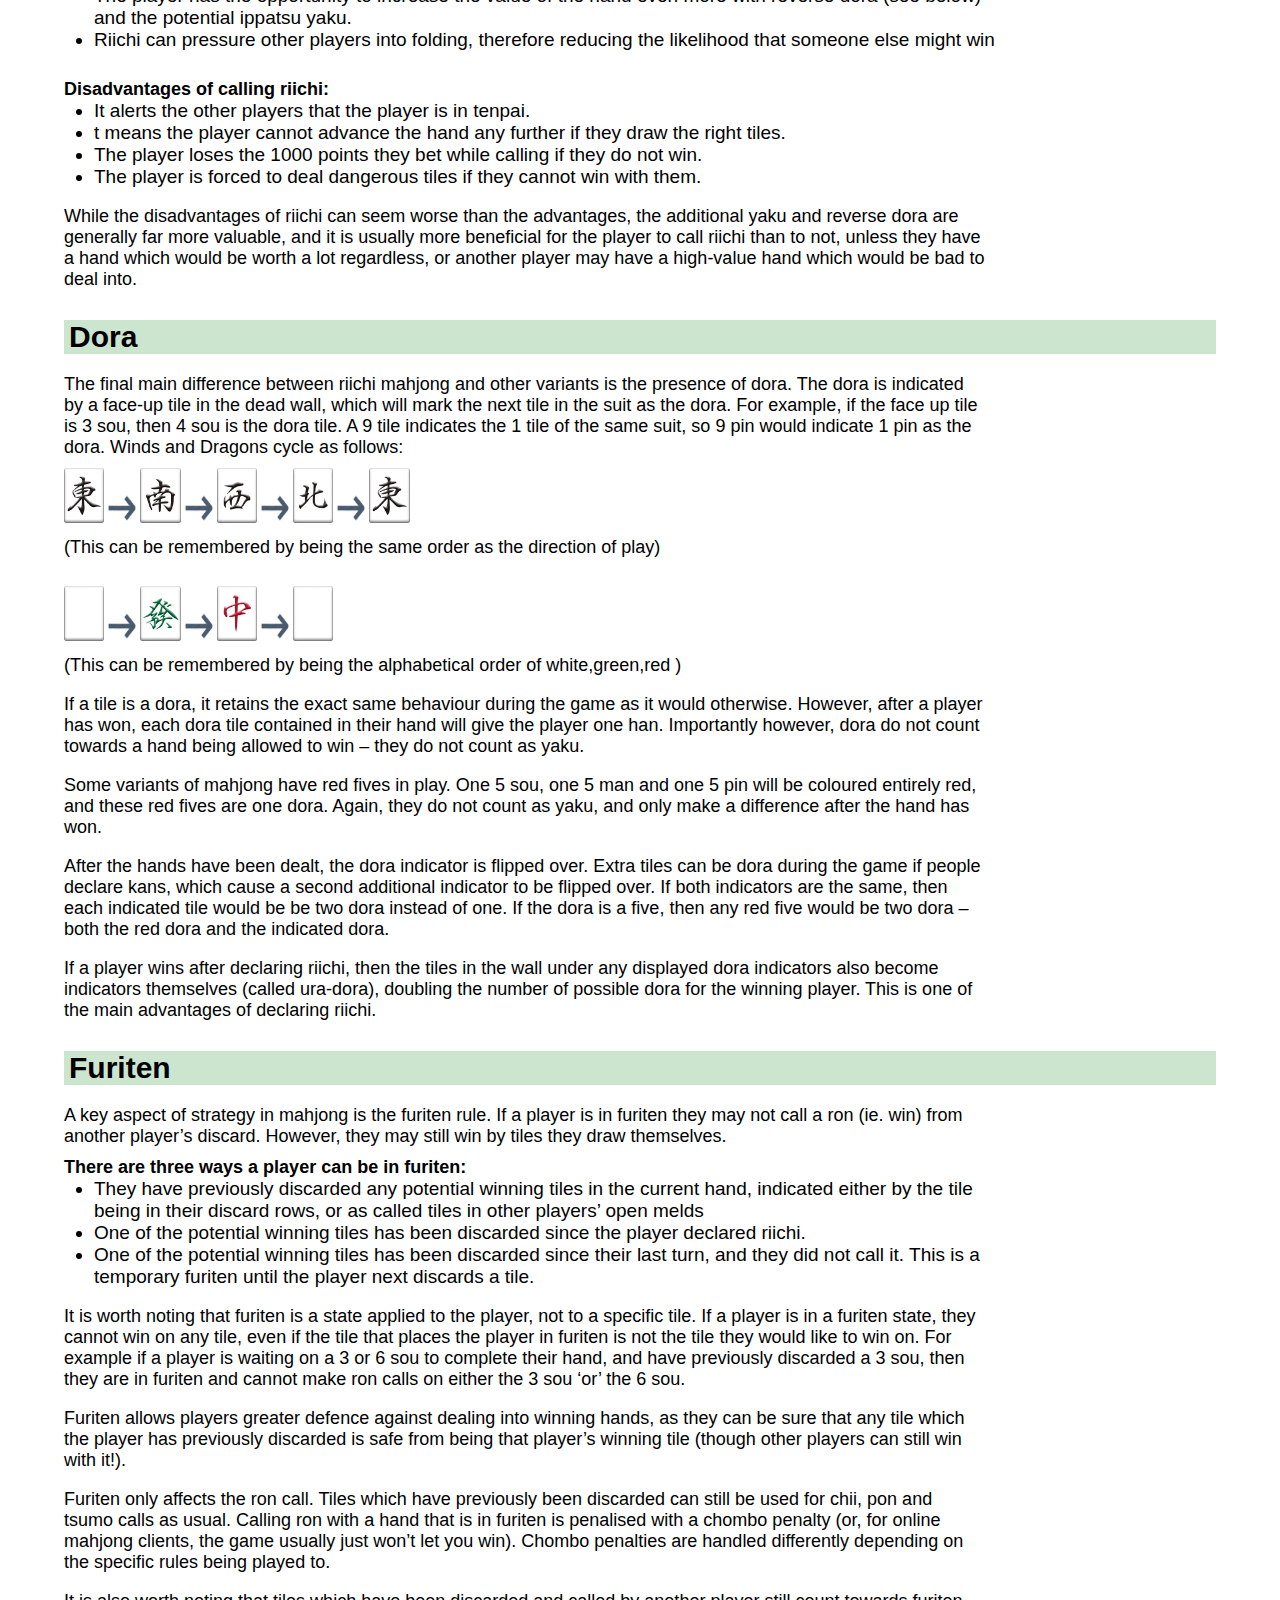
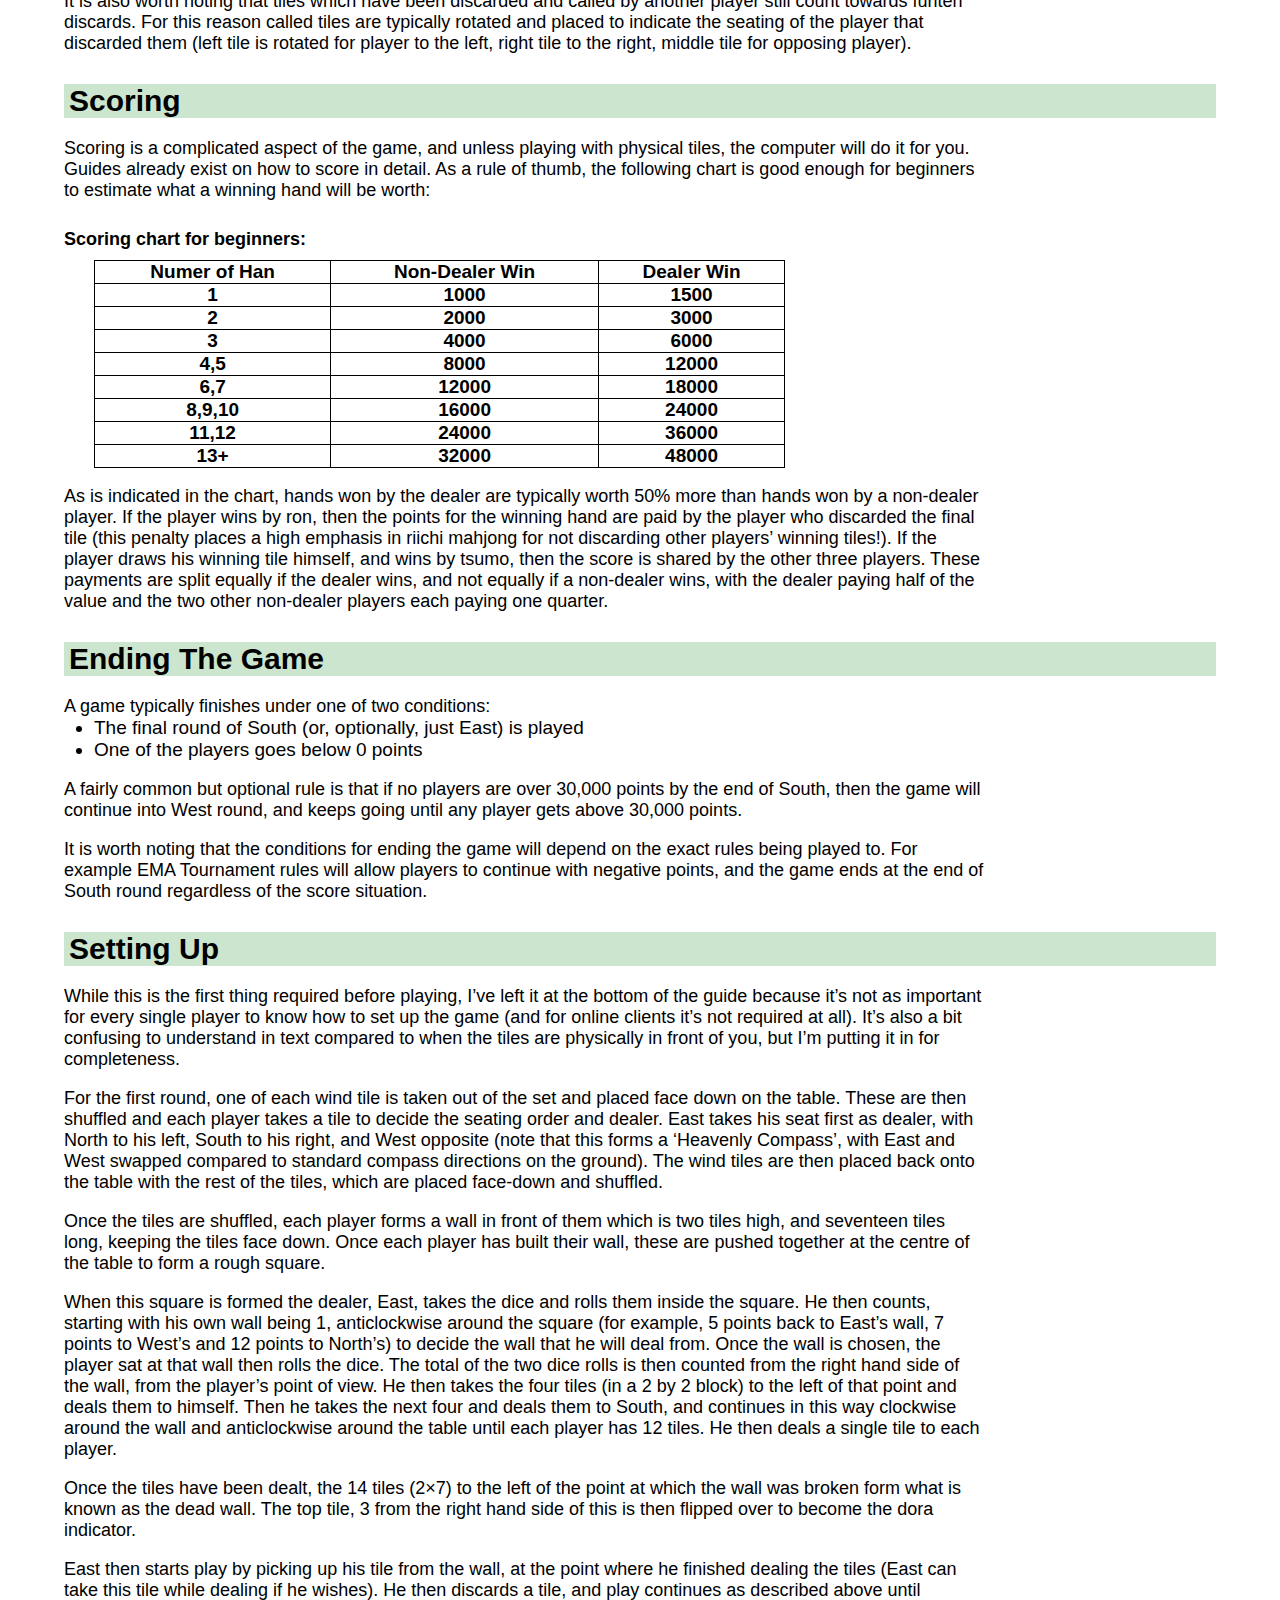
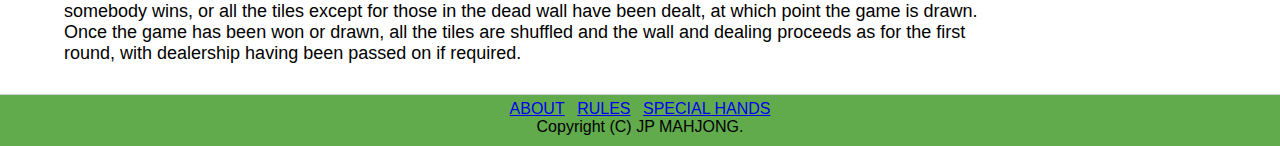
<file: rule.html>
<!DOCTYPE html>
<html lang="en">
<head>
  <meta charset="UTF-8">
  <meta name="viewport" content="width=device-width, initial-scale=1.0">
  <title>Mahjong</title>
  <link rel="stylesheet" href="/css/nav.css" />
  <link rel="stylesheet" href="/css/rule.css" />
</head>
<body>
  <header class="head_nav">
    <ul class="nav">
      <li class="item"><a href="about.html">JP MAHJONG</a></li>
      <li class="item"><a href="index.html">SPECIAL HANDS</a></li>
      <li class="item"><a href="rule.html">RULES</a></li>
      <li class="item"><a href="about.html">ABOUT</a></li>
    </ul>  
  </header>

  <div class="all_artcle">
    <section class="title">
      <h1>A BEGINNER’S GUIDE TO RIICHI MAHJONG</h1>
    </section>
  
    <section class="list">
      <ul>
        <h4>Contents</h4>
        <li><a href="#TheTiles">The Tiles</a></li>
        <li><a href="#TheHand">The Hand</a></li>
        <li><a href="#Playing">Playing</a></li>
        <li><a href="#CallingTiles">Calling Tiles</a></li>
        <li><a href="#Winning">Winning</a></li>
        <li><a href="#Open_Closed">Open & Closed</a></li>
        <li><a href="#Riichi">Riichi</a></li>
        <li><a href="#Dora">Dora</a></li>
        <li><a href="#Furiten">Furiten</a></li>
        <li><a href="#Scoring">Scoring</a></li>
        <li><a href="#EndingTheGame">Ending The Game</a></li>
        <li><a href="#SettingUp">Setting Up</a></li>
      </ul>
    </section>
  
    <section id="TheTiles">
      <h1>The Tiles</h1>
      <p>Riichi mahjong is played with 34 different tiles, of which there are four of each type, to make up 136 tiles used in total. The majority of the tiles consist of the numbers 1 to 9 in three ‘suits’, which are:</p>
      <h3>Souzu (aka Sou, Bamboo, Sticks):</h3>
      <img src="/images/sou1.webp" alt="#"><img src="/images/sou2.webp" alt="#"><img src="/images/sou3.webp" alt="#"><img src="/images/sou4.webp" alt="#"><img src="/images/sou5.webp" alt="#"><img src="/images/sou6.webp" alt="#"><img src="/images/sou7.webp" alt="#"><img src="/images/sou8.webp" alt="#"><img src="/images/sou9.webp" alt="#">
      <p>(Note that the 1 Sou is represented with a bird, usually a peacock or owl, rather than a single stick)</p>
  
      <h3>Pinzu (aka Pin, Circles, Dots):</h3>
      <img src="/images/pin1.webp" alt="#"><img src="/images/pin2.webp" alt="#"><img src="/images/pin3.webp" alt="#"><img src="/images/pin4.webp" alt="#"><img src="/images/pin5.webp" alt="#"><img src="/images/pin6.webp" alt="#"><img src="/images/pin7.webp" alt="#"><img src="/images/pin8.webp" alt="#"><img src="/images/pin9.webp" alt="#">
  
      <h3>Manzu (aka Man, Characters, Cracks):</h3>
      <img src="/images/man1.webp" alt="#"><img src="/images/man2.webp" alt="#"><img src="/images/man3.webp" alt="#"><img src="/images/man4.webp" alt="#"><img src="/images/man5.webp" alt="#"><img src="/images/man6.webp" alt="#"><img src="/images/man7.webp" alt="#"><img src="/images/man8.webp" alt="#"><img src="/images/man9.webp" alt="#">
      <p>(The numbers are represented with the Chinese/Japanese number characters)</p>
      <br>
      <p>In addition to the three suits, there are Honour/Value tiles, which are made up of two subsets:</p>
  
      <h3>Winds:</h3>
      <img src="/images/ji1.webp" alt="#"><img src="/images/ji2.webp" alt="#"><img src="/images/ji3.webp" alt="#"><img src="/images/ji4.webp" alt="#">
      <p>(East, South, West, North respectively)</p>
  
      <h3>Dragons:</h3>
      <img src="/images/ji6.webp" alt="#"><img src="/images/ji5.webp" alt="#"><img src="/images/ji7.webp" alt="#">
      <p> (White,Green,Red,  respectively)</p>
      <p>Riichi mahjong does not use the flower or season tiles found in Chinese sets, nor the joker tiles used in American Mah Jongg. As an optional rule, riichi mahjong can also be played with one five from each suit being replaced with a red five tile.</p>
    </section>
  
    <section id="TheHand">
      <h1>The Hand</h1>
      <p>Players are dealt 13 tiles each. At the start of their turn, each player will draw a tile from the wall, or claim the discard from another player, which will temporarily give them 14 tiles. At this point, if they have a complete hand of four groups and one pair (3+3+3+3+2=14), and have a valid yaku (explained below), they can declare they have won. If the player doesn’t have a finished hand, they must discard and will go back to 13 tiles.
        The core aim of a player while playing mahjong is to create a winning hand by forming sets. There are three types of set:</p>
      
      <h3>Sequence (Shuntsu)</h3>
      <p>This is the easiest set to form, and consist of a run of three consecutive tiles of the same suit, for example:</p>
      <img src="/images/man1.webp" alt="#"><img src="/images/man2.webp" alt="#"><img src="/images/man3.webp" alt="#">&nbsp;&nbsp;<img src="/images/pin4.webp" alt="#"><img src="/images/pin5.webp" alt="#"><img src="/images/pin6.webp" alt="#">&nbsp;<img src="/images/sou7.webp" alt="#"><img src="/images/sou8.webp" alt="#"><img src="/images/sou9.webp" alt="#">
      <br>
      <p>A sequence cannot wrap around the ends of a suit, cannot be made of tiles from different suits and cannot be made from honour tiles, so the following are not valid sequences:</p>
      <img src="/images/man9.webp" alt="#"><img src="/images/man1.webp" alt="#"><img src="/images/man2.webp" alt="#">&nbsp;&nbsp;<img src="/images/pin4.webp" alt="#"><img src="/images/pin5.webp" alt="#"><img src="/images/sou6.webp" alt="#">&nbsp;<img src="/images/ji1.webp" alt="#"><img src="/images/ji2.webp" alt="#"><img src="/images/ji3.webp" alt="#">
      
      <h3>Triplet (Koutsu)</h3>
      <p>A triplet consists of three of the same tile, eg:</p>
      <img src="/images/man5.webp" alt="#"><img src="/images/man5.webp" alt="#"><img src="/images/man5.webp" alt="#">&nbsp;&nbsp;<img src="/images/sou1.webp" alt="#"><img src="/images/sou1.webp" alt="#"><img src="/images/sou1.webp" alt="#">&nbsp;<img src="/images/ji6.webp" alt="#"><img src="/images/ji6.webp" alt="#"><img src="/images/ji6.webp" alt="#">
      <br>
      <h3>Kan (Kantsu)</h3>
      <p>A kan is four of the same tile, eg:</p>
      <img src="/images/man4.webp" alt="#"><img src="/images/man4.webp" alt="#"><img src="/images/man4.webp" alt="#"><img src="/images/man4.webp" alt="#">&nbsp;&nbsp;<img src="/images/ji2.webp" alt="#"><img src="/images/ji2.webp" alt="#"><img src="/images/ji2.webp" alt="#"><img src="/images/ji2.webp" alt="#">
      <p>As a kan uses up four tiles instead of the usual three for sets, to form part of a winning hand it needs to be declared, and the player receives an extra tile from the dead wall to make up for the extra tile inside the set (otherwise the player will have one too few tiles to make four sets plus one pair). A closed kan is declared by showing all four tiles, and then flipping over a tile at either end. Closed kans do not have to be called as soon as they are formed in the hand – a player can choose when to declare them, though they must be declared before the player can win.</p>

    </section>
  
    <section id="Playing">
      <h1>Playing</h1>
      <p>
        At the start of the game all tiles are shuffled and placed in rows (called “walls”) face-down on the table (see Setting Up below, if playing with physical tiles). Once starting hands have been dealt, the dealer takes a tile from the end of the wall. He then either wins from this tile, or discards a tile of their choosing, placing the discarded tile in front of them. Discards are placed in rows in front of each player, in chronological order, and typically in rows six tiles long.
      </p>
      <br><br>
      <p>
        When a player discards a tile, other players may call it if they wish to use it to complete a set. A tile can only be picked up if it is the final tile in a complete set, which must be displayed face up to the side of the player’s remaining hand. Once a set is called (melded), it no longer forms an active part of the players hand and the tiles that form that meld may not be discarded or swapped. If the tile is not called, then play goes anti-clockwise, and the player to the dealer’s right then picks up a tile from the end of the wall, and will then either discard or complete their hand to win. If the tile is called, the turn switches to the player who called, and play resumes from their position, skipping any players who would otherwise have had a turn.
      </p>
      <br><br>
      <p>
        Play continues until either a player wins, or all tiles in the wall are dealt (except for the dead wall – the last 14 tiles in the wall), in which case the hand is drawn. If the dealer wins, or is in tenpai (one tile away from winning – a 14th tile will complete their hand) in the case of a draw, then they retain their dealership, else dealership passes to the player on their right. The first round is East round, and once all players have been dealer once (i.e. the dealer is the person who started the game as dealer initially) the game becomes South round. Typically a game will consist of an East and a South round.
      </p>
      

    </section>
  
    <section id="CallingTiles">
      <h1>Calling Tiles</h1>
      <p>When a player discards the tile, other players may call it if it completes a set or their entire hand. There are four different types of calls for discarded tiles:</p>
      
      <h3>Chii:</h3>
      <p>This is the call to complete a sequence. The chii call can only be used for discards from the player immediately to the left of the player calling</p>

      <h3>Pon:</h3>
      <p>This is the call to complete a triplet. The pon call can be used for discards by any player</p>

      <h3>Kan:</h3>
      <p>This is the call to complete a kan. The kan call can be used for discards by any player. This call is also used when the player has four of the same tile in their hand and wishes to declare it as a kan, or has a previously melded pon and then draw the fourth tile, allowing them to upgrade it to a kan.</p>

      <h3>Ron:</h3>
      <p>This is the call when a player is in tenpai (i.e. only needs one more tile to win) and another player discards the last tile required to complete their winning hand. Ron can be called from any player.</p>
      <br><br>
      <p>After a set has been called, the tiles are placed face-up to the right of the player who called them. The called tile is rotated so that it is sideways, and is positioned to indicate which player discarded it, e.g. if the right tile is turned sideways then it indicates the player to the right discarded it. For example, the sequence meld below indicates that the player to the left discarded the 6 sou tile in a 567 set.</p>
      <img class="yoko" src="/images/sou6-yoko.webp" alt="#"><img src="/images/sou5.webp" alt="#"><img src="/images/sou7.webp" alt="#">
    </section>
  
    <section id="Winning">
      <h1>Winning</h1>
      <p>A winning hand consists of 14 tiles (excluding kans), which will almost always be four sets plus one pair. A crucial condition for the player is that the winning hand must contain a yaku. A yaku is something special about the hand which increases its value. This is a key difference to Chinese mahjong and serves to stop players from winning quickly with extremely cheap hands, meaning that higher scoring hands are more plausible, increasing the strategy and excitement in the game. For beginners, the easiest to remember and aim for are:</p>
      <br>
      <ul class="list_beginners">
        <li>Value tiles (Triplet of players own wind, wind of round, or dragon)</li>
        <li>All simples (No 1 or 9 tiles, winds, or dragons in hand)</li>
        <li>All sequences (Hand is consists of only sequences. Pair is not the player’s own wind, wind of round, or dragon. Hand is closed. Winning tile wait is two sided for a sequence)</li>
        <li>Identical sequences (Same sequence twice, hand is closed)</li>
        <li>Terminal or honor in each group (hand has 1, 9, wind, or dragon in each meld and the pair)</li>
        <li>Ready hand (hand is fully concealed and player makes Riichi bet, see below)</li>
        <li>Win by self-draw (hand is closed and win is by self-draw)</li>
        <li>All triplets (hand is all triplets plus a pair).</li>
        <li>Half flush (hand uses only a single suit plus honour tiles)</li>
      </ul>
      <br>
      <p>
        It’s quite important for a player to become familiar with the more common yaku, and it can be extremely useful to have a list of yaku to hand to consult during the game until the player is more experienced.
      </p>
      <br>
      <p>
        Each yaku will add a multiplier to the value of the hand, known as han (or fan), which doubles the value. Some yaku are worth multiple han, and therefore can increase the hand value by 4 or 8 times.
      </p>
      <br>
      <p>
        A player can either win by the call ron or the call tsumo. Ron is the call when the winning tile is discarded by another player. This winning tile can be called regardless of which player discards it, and regardless of whether it forms a meld or completes the player’s pair. Tsumo is the call when the player draws the tile themselves out of the wall at the start of their turn.
        For a full list of yaku, please see <a href="index.html">here</a>.
      </p>
    </section>
 
  
    <section id="Open_Closed">
      <h1>Open & Closed</h1>
      <p>
        Hands and sets can both be described as in either an open state, or a closed state.
      </p>
      <br>
      <p>A player’s hand is referred to as ‘closed’ if they have not made any pon, chii or open kan calls from other players. There are several yaku which are worth more if the hand is closed compared to open, and in the case of pinfu and iipeikou they are only a valid yaku if the hand is closed. A ron call does not cause a closed hand to become open for the purposes of scoring yaku. A closed hand which is won by tsumo will have one extra yaku (menzen tsumo) than the same hand won by ron.</p>
      <br>
      <p>Typically it is recommended that new players try and keep their hand closed where possible, and only call tiles when they have a clear yaku to win with. Although opening the hand by calling tiles can progress the hand more quickly, it usually restricts the player’s ability to defend and lowers the potential value of the hand, in particular as you lose the ability to riichi.</p>
      <br>
      <p>In contrast to the hand, sets are considered open if any tile within that set was not self-drawn by the player. For example the yaku Sanankou (three closed triplets) is only valid if all three triplets were entirely drawn by the player – a ron call on the last triplet will count that triplet as open and it cannot be considered for the yaku.</p>
      
    </section>
  
    <section id="Riichi">
      <h1>Riichi</h1>
      <p>Riichi is the most distinguishing aspect of riichi mahjong from other variants, hence the name. If a player has an entirely closed hand (he hasn’t called any tiles from other players), and is in tenpai (can win with just one more tile), then they have the option to declare riichi. To call riichi, the player must call it right before they discard a tile, place a 1000 points stick out in front of their hand, and turn the tile they discard sideways to indicate when riichi was called. From this point onward they are essentially playing on autopilot, and they cannot change their hand in any way. The player picks up a tile on his turn, and if it is not his winning tile, he must discard it. The only exception to this is that the player can turn any closed triplet into a closed kan, providing it does not change the tile(s) they are waiting on to win.</p>
      <br>
      <p>A player who has called riichi can only call ron on their first opportunity. They cannot wait for their winning tiles to be discarded by specific players if they have already been discarded by somebody else (see furiten below).</p>
      <br>
      <h4>Advantages of calling riichi:</h4>
      <ul class="list_riichi">
        <li>Riichi is one yaku, increasing the value of the hand and allowing the player to win even though his hand would otherwise not contain a yaku.</li>
        <li>It is potentially a second yaku, ippatsu, if the player wins within one turn of declaring riichi, provided nothing else is called during that turn.</li>
        <li>The player has the opportunity to increase the value of the hand even more with reverse dora (see below) and the potential ippatsu yaku.</li>
        <li>Riichi can pressure other players into folding, therefore reducing the likelihood that someone else might win</li>
      </ul>
      <br>
      <h4>Disadvantages of calling riichi:</h4>
      <ul>
          <li>It alerts the other players that the player is in tenpai.</li>
          <li>t means the player cannot advance the hand any further if they draw the right tiles.</li>
          <li>The player loses the 1000 points they bet while calling if they do not win.</li>
          <li>The player is forced to deal dangerous tiles if they cannot win with them.</li>
      </ul>
      <br>
      <p>While the disadvantages of riichi can seem worse than the advantages, the additional yaku and reverse dora are generally far more valuable, and it is usually more beneficial for the player to call riichi than to not, unless they have a hand which would be worth a lot regardless, or another player may have a high-value hand which would be bad to deal into.</p>
    </section>
  
    <section id="Dora">
      <h1>Dora</h1>
      <p>The final main difference between riichi mahjong and other variants is the presence of dora. The dora is indicated by a face-up tile in the dead wall, which will mark the next tile in the suit as the dora. For example, if the face up tile is 3 sou, then 4 sou is the dora tile. A 9 tile indicates the 1 tile of the same suit, so 9 pin would indicate 1 pin as the dora. Winds and Dragons cycle as follows:</p>
      <img src="/images/ji1.webp" alt="#"><img class="arrow" src="/images/right-arrow.png" alt="right"><img src="/images/ji2.webp" alt="#"><img class="arrow" src="/images/right-arrow.png" alt="right"><img src="/images/ji3.webp" alt="#"><img class="arrow" src="/images/right-arrow.png" alt="right"><img src="/images/ji4.webp" alt="#"><img class="arrow" src="/images/right-arrow.png" alt="right"><img src="/images/ji1.webp" alt="#">
      <p>(This can be remembered by being the same order as the direction of play)</p>
      <br>
      <img src="/images/ji6.webp" alt="#"><img class="arrow" src="/images/right-arrow.png" alt="right"><img src="/images/ji5.webp" alt="#"><img class="arrow" src="/images/right-arrow.png" alt="right"><img src="/images/ji7.webp" alt="#"><img class="arrow" src="/images/right-arrow.png" alt="right"><img src="/images/ji6.webp" alt="#">
      <p>(This can be remembered by being the alphabetical order of white,green,red )</p>
      <br>
      <p>If a tile is a dora, it retains the exact same behaviour during the game as it would otherwise. However, after a player has won, each dora tile contained in their hand will give the player one han. Importantly however, dora do not count towards a hand being allowed to win – they do not count as yaku.</p>
      <br>
      <p>Some variants of mahjong have red fives in play. One 5 sou, one 5 man and one 5 pin will be coloured entirely red, and these red fives are one dora. Again, they do not count as yaku, and only make a difference after the hand has won.</p>
      <br>
      <p>After the hands have been dealt, the dora indicator is flipped over. Extra tiles can be dora during the game if people declare kans, which cause a second additional indicator to be flipped over. If both indicators are the same, then each indicated tile would be be two dora instead of one. If the dora is a five, then any red five would be two dora – both the red dora and the indicated dora.
      </p>
      <br>
      <p>If a player wins after declaring riichi, then the tiles in the wall under any displayed dora indicators also become indicators themselves (called ura-dora), doubling the number of possible dora for the winning player. This is one of the main advantages of declaring riichi.</p>
    </section>
    
    <section id="Furiten">
      <h1>Furiten</h1>
      <p>A key aspect of strategy in mahjong is the furiten rule. If a player is in furiten they may not call a ron (ie. win) from another player’s discard. However, they may still win by tiles they draw themselves.
      </p>
      <h4>There are three ways a player can be in furiten:</h4>
      <ul>
        <li>They have previously discarded any potential winning tiles in the current hand, indicated either by the tile being in their discard rows, or as called tiles in other players’ open melds</li>
        <li>One of the potential winning tiles has been discarded since the player declared riichi.</li>
        <li>One of the potential winning tiles has been discarded since their last turn, and they did not call it. This is a temporary furiten until the player next discards a tile.</li>
      </ul>
      <br>
      <p>It is worth noting that furiten is a state applied to the player, not to a specific tile. If a player is in a furiten state, they cannot win on any tile, even if the tile that places the player in furiten is not the tile they would like to win on. For example if a player is waiting on a 3 or 6 sou to complete their hand, and have previously discarded a 3 sou, then they are in furiten and cannot make ron calls on either the 3 sou ‘or’ the 6 sou.</p>
      <br>
      <p>Furiten allows players greater defence against dealing into winning hands, as they can be sure that any tile which the player has previously discarded is safe from being that player’s winning tile (though other players can still win with it!).</p>
      <br>
      <p>Furiten only affects the ron call. Tiles which have previously been discarded can still be used for chii, pon and tsumo calls as usual. Calling ron with a hand that is in furiten is penalised with a chombo penalty (or, for online mahjong clients, the game usually just won’t let you win). Chombo penalties are handled differently depending on the specific rules being played to.

      </p>
      <br>
      <p>It is also worth noting that tiles which have been discarded and called by another player still count towards furiten discards. For this reason called tiles are typically rotated and placed to indicate the seating of the player that discarded them (left tile is rotated for player to the left, right tile to the right, middle tile for opposing player).</p>
  
    </section>
  
    <section id="Scoring">
      <h1>Scoring</h1>
      <p>Scoring is a complicated aspect of the game, and unless playing with physical tiles, the computer will do it for you. Guides already exist on how to score in detail. As a rule of thumb, the following chart is good enough for beginners to estimate what a winning hand will be worth:</p>
      <br>
      <h4>Scoring chart for beginners:</h4>
      <table>
        <tr>
          <th>Numer of Han</th> <th>Non-Dealer Win</th> <th>Dealer Win</th>
        </tr>
        <tr>
          <th>1</th> <th>1000</th> <th>1500</th>
        </tr>
        <tr>
          <th>2</th> <th>2000</th> <th>3000</th>
        </tr>
        <tr>
          <th>3</th> <th>4000</th> <th>6000</th>
        </tr>
        <tr>
          <th>4,5</th> <th>8000</th> <th>12000</th>
        </tr>
        <tr>
          <th>6,7</th> <th>12000</th> <th>18000</th>
        </tr>
        <tr>
          <th>8,9,10</th> <th>16000</th> <th>24000</th>
        </tr>
        <tr>
          <th>11,12</th> <th>24000</th> <th>36000</th>
        </tr>
        <tr>
          <th>13+</th> <th>32000</th> <th>48000</th>
        </tr>
      </table>
      <br>
      <p>As is indicated in the chart, hands won by the dealer are typically worth 50% more than hands won by a non-dealer player. If the player wins by ron, then the points for the winning hand are paid by the player who discarded the final tile (this penalty places a high emphasis in riichi mahjong for not discarding other players’ winning tiles!). If the player draws his winning tile himself, and wins by tsumo, then the score is shared by the other three players. These payments are split equally if the dealer wins, and not equally if a non-dealer wins, with the dealer paying half of the value and the two other non-dealer players each paying one quarter.</p>
    </section>
  
    <section id="EndingTheGame">
      <h1>Ending The Game</h1>
      <p>A game typically finishes under one of two conditions:</p>
      <ul>
        <li>The final round of South (or, optionally, just East) is played</li>
        <li>One of the players goes below 0 points</li>
      </ul>
      <br>
      <p>A fairly common but optional rule is that if no players are over 30,000 points by the end of South, then the game will continue into West round, and keeps going until any player gets above 30,000 points.</p>
      <br>
      <p>It is worth noting that the conditions for ending the game will depend on the exact rules being played to. For example EMA Tournament rules will allow players to continue with negative points, and the game ends at the end of South round regardless of the score situation.</p>
    </section>
  
    <section id="SettingUp">
      <h1>Setting Up</h1>
      <p>While this is the first thing required before playing, I’ve left it at the bottom of the guide because it’s not as important for every single player to know how to set up the game (and for online clients it’s not required at all). It’s also a bit confusing to understand in text compared to when the tiles are physically in front of you, but I’m putting it in for completeness.</p>
      <br>
      <p>For the first round, one of each wind tile is taken out of the set and placed face down on the table. These are then shuffled and each player takes a tile to decide the seating order and dealer. East takes his seat first as dealer, with North to his left, South to his right, and West opposite (note that this forms a ‘Heavenly Compass’, with East and West swapped compared to standard compass directions on the ground). The wind tiles are then placed back onto the table with the rest of the tiles, which are placed face-down and shuffled.</p>
      <br>
      <p>Once the tiles are shuffled, each player forms a wall in front of them which is two tiles high, and seventeen tiles long, keeping the tiles face down. Once each player has built their wall, these are pushed together at the centre of the table to form a rough square.</p>
      <br>
      <p>When this square is formed the dealer, East, takes the dice and rolls them inside the square. He then counts, starting with his own wall being 1, anticlockwise around the square (for example, 5 points back to East’s wall, 7 points to West’s and 12 points to North’s) to decide the wall that he will deal from. Once the wall is chosen, the player sat at that wall then rolls the dice. The total of the two dice rolls is then counted from the right hand side of the wall, from the player’s point of view. He then takes the four tiles (in a 2 by 2 block) to the left of that point and deals them to himself. Then he takes the next four and deals them to South, and continues in this way clockwise around the wall and anticlockwise around the table until each player has 12 tiles. He then deals a single tile to each player.</p>
      <br>
      <p>Once the tiles have been dealt, the 14 tiles (2×7) to the left of the point at which the wall was broken form what is known as the dead wall. The top tile, 3 from the right hand side of this is then flipped over to become the dora indicator.
      </p>
      <br>
      <p>East then starts play by picking up his tile from the wall, at the point where he finished dealing the tiles (East can take this tile while dealing if he wishes). He then discards a tile, and play continues as described above until somebody wins, or all the tiles except for those in the dead wall have been dealt, at which point the game is drawn. Once the game has been won or drawn, all the tiles are shuffled and the wall and dealing proceeds as for the first round, with dealership having been passed on if required.</p>
    </section>
  
  </div>

  <footer id="footer">

  <ul>
  <li><a href="about.html">ABOUT</a></li>
  <li><a href="rule.html">RULES</a></li>
  <li><a href="index.html">SPECIAL HANDS</a></li>
  </ul>
  
  <p>Copyright (C) JP MAHJONG.</p>
  
  </footer>

</body>
</html>
</file>
<file: css/nav.css>
*{
  margin: 0;
  padding: 0;
}
html{
  height:100%;
}
body{
  min-height:100%;
  font-family: 'Gill Sans', 'Gill Sans MT', Calibri, 'Trebuchet MS', sans-serif;
}

.nav {
  list-style-type: none;
  margin: 0;
  padding: 0;
  background-color: #333;
  height: 50px;
  width: 100%;

}
.nav li{  
  float: right;
  height: 100%;

}
.nav li:nth-of-type(1) {
  font-size: 28px;
  float: left;
}

.nav li a {
  height: 100%;
  width: 180px;
  background-color: green;
  display: block;
  color: white;
  text-align: center;
  text-decoration: none;
  line-height: 50px; /*set as same as height*/
}
.nav li a:hover {
  background-color: #61ab4d;
}

.area {
  width: 90%;
  margin: auto;
  flex-wrap: wrap;
  display: flex;
}

.Sentence{
  width: 90%;
  margin: auto;
  text-align: center;
  margin-top: 20px;
  margin-bottom: 20px;
}

.tab_class {
  width: calc(100%/6);
  height: 50px;
  background-color: darkgrey;
  border-radius: 2px;
  line-height: 50px;
  font-size: 20px;
  text-align: center;
  display: block;
  float: left;
  order: -1;
  
  position: sticky;
  top: 0px;
}
 
input[name="tab_name"] {
  display: none;
}
 
input:checked + .tab_class {
  background-color: cadetblue;
  color: aliceblue;
}
 
.content_class {
  display: none;
  width: 100%;
}



input:checked + .tab_class + .content_class {
  display: block;
}

.content_class h2{
  background-color: #cce5cf;
  margin-bottom: 10px;
}

.content_class p{
  width: 80%;
  font-size: 20px;
  margin-bottom: 10px;
}
.content_class article{
  background-color: rgb(246, 244, 244);
  border: 1px solid black;
  border-radius: 2px;
  padding: 10px 10px;
  margin-top: 10px;
  margin-bottom: 20px;
}

.area img{
  max-height: 10%;
  max-width: 6%;
}

.area .yoko{
  max-height:  12%;
  max-width:  8%;
}

#footer {
  position:sticky;
  top:100vh;
  background-color: #61ab4d;
  border-top: solid 1px lightgray;
  padding-bottom: 10px;
  margin-top: 30px;
}

#footer ul {
  margin-top: 5px;
  text-align: center;
}

#footer ul li {
  padding: 0 4px;
  display: inline;
}

#footer p {
  text-align: center;
}


@media only screen and (max-width: 750px){
  header{
    height: 250px;
  }
  
  .nav{
    display: block;
    float: none;
    height: 50px;
    
  }

  .nav li{  
    float: none;
    height: 100%;
  
  }
  .nav li:nth-of-type(1) {
    float: none;
    
  }
  
  .nav li a {
    height: 100%;
    width: 100%;
    line-height: 50px;
  }

  .tab_class {
    width: calc(100%/6);
    height: 50px;
    background-color: darkgrey;
    border-radius: 2px;
    line-height: 50px;
    font-size: 15px;
    text-align: center;
    display: block;
    float: left;
    order: -1;
    
    position: sticky;
    top: 0px;
  }
  
  .content_class p{
    width: 80%;
    font-size: 14px;
    margin-bottom: 10px;
  }
 
  .content_class h2{
    font-size: 16px;
    background-color: #cce5cf;
    margin-bottom: 10px;
  }
  
    
}
</file>
<file: css/about.css>
*{
  padding: 0;
  margin: 0;
}
html{
  height:100%;
}
body{
  min-height: 100%; 
  font-family: 'Gill Sans', 'Gill Sans MT', Calibri, 'Trebuchet MS', sans-serif;
}

.contents1{
  width: 90%;
  margin: auto;
}

.contents1 h1{
  padding-left: 5px;
}
.contents1 img{
  height: 80%;
  width: 80%;
  margin: auto;
  margin-bottom: 30px;
}

.contents1 p{
  width: 80%;
  font-size: 20px;
  
}
.contents1 ul{
  font-size: 20px;
  margin-left: 30px;
}

.contents1 h1{
  background-color: #cce5cf;
  font-size: 35px;
  margin-top: 30px;
  margin-bottom: 20px;
}

@media only screen and (max-width: 750px){


  .contents1 p{
    width: 80%;
    font-size: 17px;
    
  }
  .contents1 ul{
    font-size: 17px;
    margin-left: 30px;
  }
  
  .contents1 h1{
    background-color: #cce5cf;
    font-size: 28px;
    margin-top: 30px;
    margin-bottom: 20px;
  }
  
}
</file>
<file: css/rule.css>
*{
  padding: 0;
  margin: 0;
}
html{
  height: 100%;
}
.all_artcle{
  width: 90%;
  margin: auto;
}
body{
  min-height: 100%;
  font-family: 'Gill Sans', 'Gill Sans MT', Calibri, 'Trebuchet MS', sans-serif;
}


.all_artcle h1{
  background-color: #cce5cf;
  font-size: 30px;
  padding-left: 5px;
  margin-top: 30px;
  margin-bottom: 20px;
}
.all_artcle h3{
  font-size: 20px;
  margin-top: 10px;
}

.all_artcle h4{
  font-size: 18px;
  margin-top: 10px;
}


.all_artcle p{
  width: 80%;
  font-size: 18px;
}

.all_artcle .list{
  font-size: 20px;
  margin-left: 30px;
  
}

.all_artcle img{
  height:  55px;
  width:  auto;
  margin-top:10px;
  margin-bottom:10px;
}


.all_artcle .yoko{
  height:  40px;
  width:  auto;
}


.list_beginners{
  font-size: 19px;
  width: 80%;
  margin-left: 30px;
  list-style: disc;
  
}

#Riichi ul {
  font-size: 19px;
  width: 80%;
  margin-left: 30px;
  list-style: disc;
  
}

#Furiten ul {
  font-size: 19px;
  width: 80%;
  margin-left: 30px;
  list-style: disc;
  
}

#EndingTheGame ul {
  font-size: 19px;
  width: 80%;
  margin-left: 30px;
  list-style: disc;
  
}
table{
  width: 60%;
  font-size: 19px;
  margin-top: 10px;
  margin-left: 30px;
  border-collapse: collapse;
  border: 1px solid black;
}

th{
  border: 1px solid black;
}
td{
  border: 1px solid black;
}

#Dora .arrow{
  margin-left: 3px;
  margin-right: 3px;
  height: 30px;
  width: 30px;
}

@media only screen and (max-width: 750px){
  .all_artcle img{
    height:  35px;
    width:  auto;
    margin-top:10px;
    margin-bottom:10px;
  }   

  .all_artcle .yoko{
    height:  25px;
    width:  auto;
  }
  

  .all_artcle h1{
    background-color: #cce5cf;
    font-size: 27px;
    padding-left: 5px;
    margin-top: 30px;
    margin-bottom: 20px;
  }
  .all_artcle h3{
    font-size: 17px;
    margin-top: 10px;
  }
  
  .all_artcle h4{
    font-size: 15px;
    margin-top: 10px;
  }
  
  
  .all_artcle p{
    width: 80%;
    font-size: 15px;
  }
  
  .all_artcle .list{
    font-size: 17px;
    margin-left: 30px;
    
  }
 
  .list_beginners{
    font-size: 17px;
    width: 80%;
    margin-left: 30px;
    list-style: disc;
    
  }
  
  #Riichi ul {
    font-size: 17px;
    width: 80%;
    margin-left: 30px;
    list-style: disc;
    
  }
  
  #Furiten ul {
    font-size: 17px;
    width: 80%;
    margin-left: 30px;
    list-style: disc;
    
  }
  
  #EndingTheGame ul {
    font-size: 17px;
    width: 80%;
    margin-left: 30px;
    list-style: disc;
    
  }
  table{
    width: 60%;
    font-size: 15px;
    margin-top: 10px;
    margin-left: 30px;
    border-collapse: collapse;
    border: 1px solid black;
  }
  
  th{
    border: 1px solid black;
  }
  td{
    border: 1px solid black;
  }
  
  #Dora .arrow{
    margin-left: 3px;
    margin-right: 3px;
    height: 30px;
    width: 30px;
  }
  
  
}
</file>
